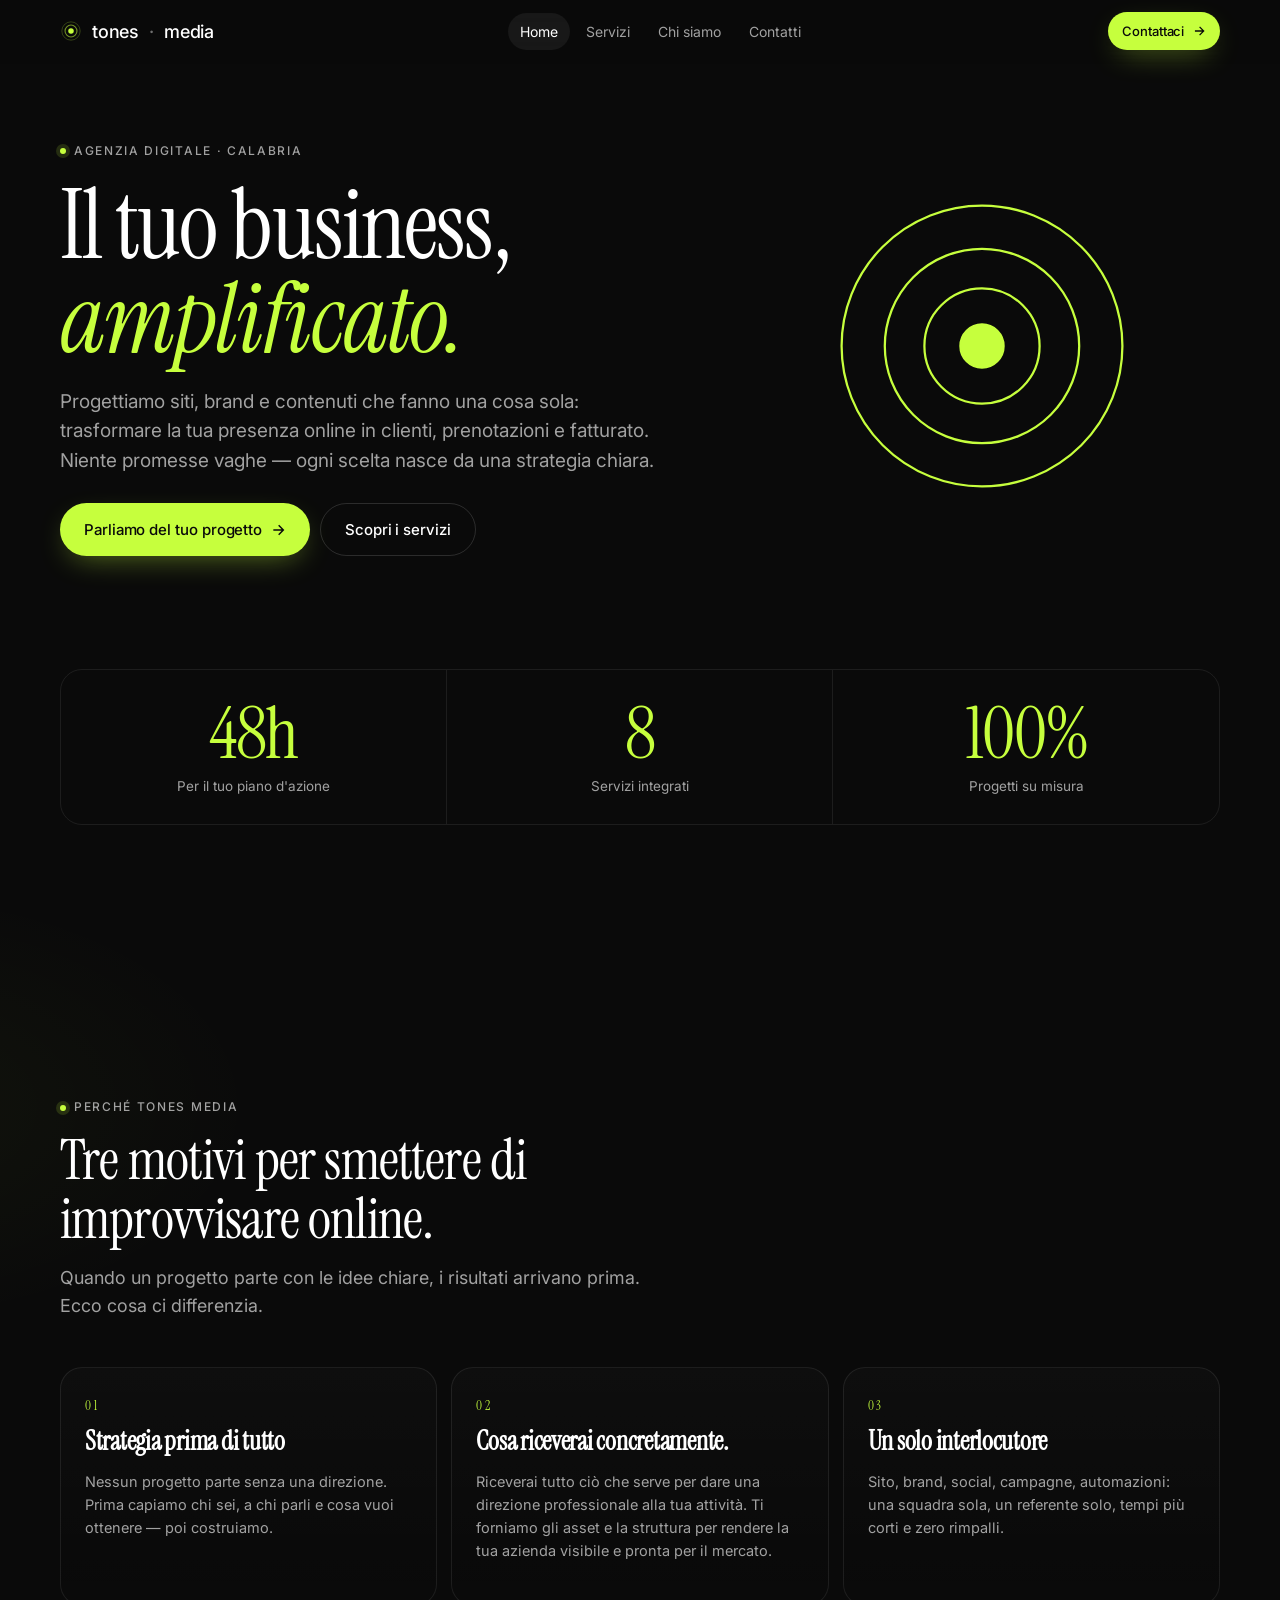
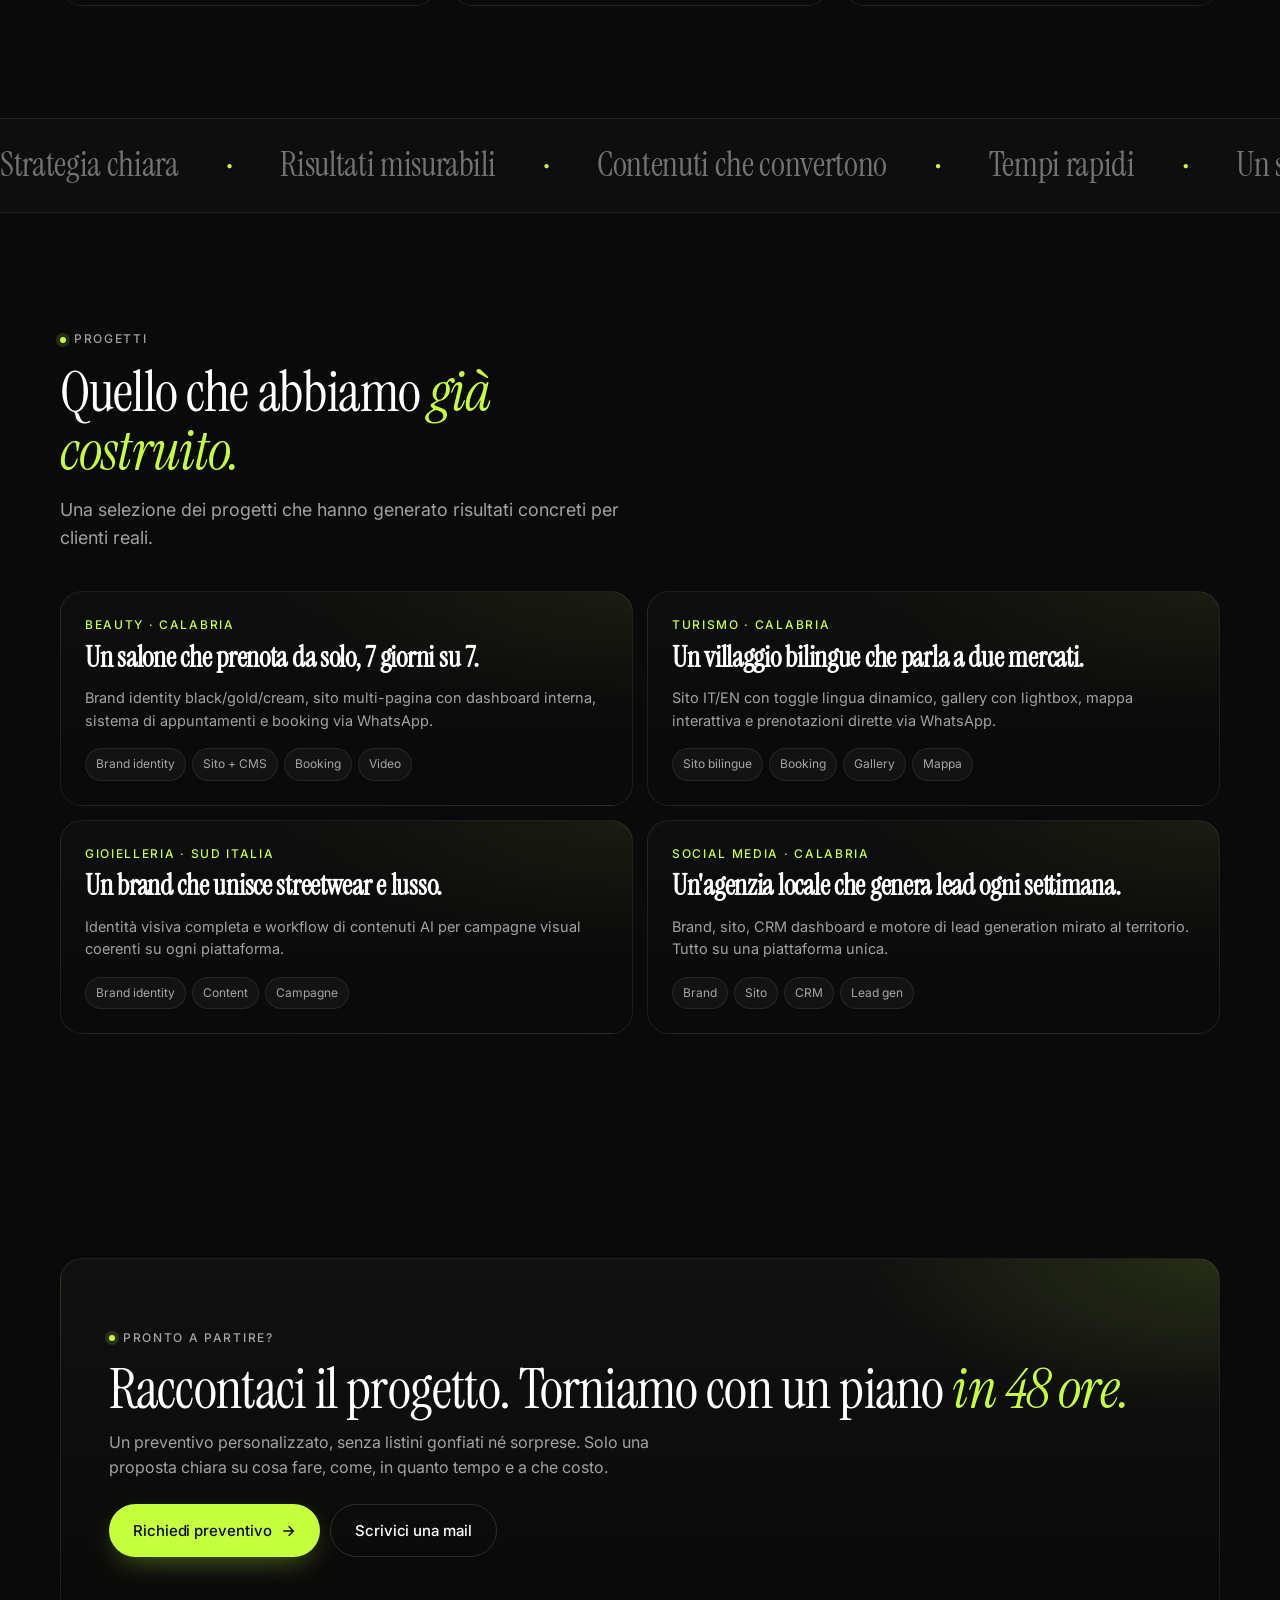
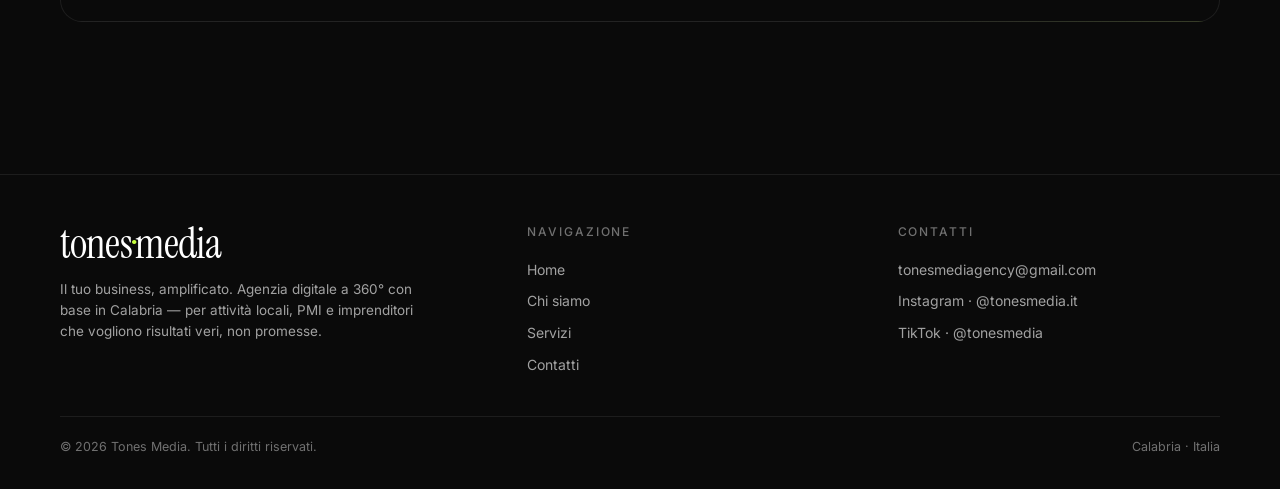
<file: index.html>
<!doctype html>
<html lang="it">
<head>
  <meta charset="utf-8" />
  <meta name="viewport" content="width=device-width, initial-scale=1, viewport-fit=cover" />
  <meta name="theme-color" content="#0A0A0A" />
  <title>Tones Media — Il tuo business, amplificato.</title>
  <meta name="description" content="Agenzia digitale a 360°. Siti, brand, contenuti e campagne che portano risultati misurabili. Calabria, Italia." />

  <link rel="preconnect" href="https://fonts.googleapis.com">
  <link rel="preconnect" href="https://fonts.gstatic.com" crossorigin>
  <link href="https://fonts.googleapis.com/css2?family=Inter:wght@400;500;600&family=Instrument+Serif:ital@0;1&display=swap" rel="stylesheet">

  <link rel="stylesheet" href="styles.css" />
</head>
<body>

  <header class="nav">
    <div class="container nav__inner">
      <a href="index.html" class="brand" aria-label="Tones Media home">
        <svg class="brand__mark" viewBox="0 0 24 24" aria-hidden="true">
          <circle cx="12" cy="12" r="3" fill="#C6FF3D"/>
          <circle cx="12" cy="12" r="6.5" fill="none" stroke="#C6FF3D" stroke-width="1.2" opacity="0.55"/>
          <circle cx="12" cy="12" r="10" fill="none" stroke="#C6FF3D" stroke-width="1" opacity="0.25"/>
        </svg>
        tones<span style="color:var(--faint)">·</span>media
      </a>

      <nav class="nav__links" aria-label="Navigazione principale">
        <a class="nav__link" data-nav-link href="index.html">Home</a>
        <a class="nav__link" data-nav-link href="servizi.html">Servizi</a>
        <a class="nav__link" data-nav-link href="chi-siamo.html">Chi siamo</a>
        <a class="nav__link" data-nav-link href="contatti.html">Contatti</a>
      </nav>

      <a href="contatti.html" class="btn btn--primary btn--sm nav__cta">
        Contattaci
        <svg width="14" height="14" viewBox="0 0 24 24" fill="none" stroke="currentColor" stroke-width="2.2"><path d="M5 12h14M13 5l7 7-7 7"/></svg>
      </a>

      <button class="nav__burger" aria-label="Apri menu" aria-expanded="false"><span></span></button>
    </div>
  </header>

  <aside class="sheet" aria-hidden="true">
    <ul class="sheet__list">
      <li><a class="sheet__link" data-nav-link href="index.html">Home <span class="arrow">→</span></a></li>
      <li><a class="sheet__link" data-nav-link href="chi-siamo.html">Chi siamo <span class="arrow">→</span></a></li>
      <li><a class="sheet__link" data-nav-link href="servizi.html">Servizi <span class="arrow">→</span></a></li>
      <li><a class="sheet__link" data-nav-link href="contatti.html">Contatti <span class="arrow">→</span></a></li>
    </ul>
    <div class="sheet__foot">
      <div>Calabria, Italia</div>
      <div>tonesmediagency@gmail.com</div>
      <div>@tonesmedia.it · @tonesmedia</div>
    </div>
  </aside>

  <main>

    <!-- Hero -->
    <section class="hero">
      <div class="container">
        <div style="display:grid;gap:48px;grid-template-columns:1fr;align-items:center;" class="hero__grid">
          <div class="stagger">
            <span class="eyebrow reveal">Agenzia digitale · Calabria</span>
            <h1 class="h-display hero__title reveal">Il tuo business,<br/><em>amplificato.</em></h1>
            <p class="hero__sub reveal">
              Progettiamo siti, brand e contenuti che fanno una cosa sola: trasformare la tua presenza online in clienti, prenotazioni e fatturato. Niente promesse vaghe — ogni scelta nasce da una strategia chiara.
            </p>
            <div class="cta-row reveal">
              <a href="contatti.html" class="btn btn--primary btn--lg">
                Parliamo del tuo progetto
                <svg width="16" height="16" viewBox="0 0 24 24" fill="none" stroke="currentColor" stroke-width="2.2"><path d="M5 12h14M13 5l7 7-7 7"/></svg>
              </a>
              <a href="servizi.html" class="btn btn--ghost btn--lg">
                Scopri i servizi
              </a>
            </div>
          </div>

          <div class="reveal" style="justify-self:center;">
            <svg class="wave-logo" viewBox="0 0 200 200" aria-hidden="true">
              <circle class="dot" cx="100" cy="100" r="12" />
              <circle cx="100" cy="100" r="32" />
              <circle cx="100" cy="100" r="54" />
              <circle cx="100" cy="100" r="78" />
            </svg>
          </div>
        </div>
      </div>
    </section>

    <style>
      @media (min-width: 900px) {
        .hero__grid { grid-template-columns: 1.3fr 1fr !important; gap: 64px !important; }
      }
    </style>

    <!-- Stats -->
    <section class="section" style="padding-top:0;padding-bottom:72px;">
      <div class="container">
        <div class="stats stats--3 stats--hero reveal stagger">
          <div class="stat reveal">
            <div class="stat__num"><em>48h</em></div>
            <div class="stat__label">Per il tuo piano d'azione</div>
          </div>
          <div class="stat reveal">
            <div class="stat__num"><em>8</em></div>
            <div class="stat__label">Servizi integrati</div>
          </div>
          <div class="stat reveal">
            <div class="stat__num"><em>100%</em></div>
            <div class="stat__label">Progetti su misura</div>
          </div>
        </div>
        <div class="reveal" style="display:flex;justify-content:center;margin-top:32px;">
          <a href="contatti.html" class="btn btn--primary btn--lg">
            Inizia il tuo progetto
            <svg width="16" height="16" viewBox="0 0 24 24" fill="none" stroke="currentColor" stroke-width="2.2"><path d="M5 12h14M13 5l7 7-7 7"/></svg>
          </a>
        </div>
      </div>
    </section>

    <!-- Value trio -->
    <section class="section">
      <div class="container">
        <div class="reveal" style="max-width:680px;margin-bottom:48px;">
          <span class="eyebrow">Perché Tones Media</span>
          <h2 class="h-section" style="margin-top:14px;">Tre motivi per smettere di improvvisare online.</h2>
          <p class="lede">Quando un progetto parte con le idee chiare, i risultati arrivano prima. Ecco cosa ci differenzia.</p>
        </div>

        <div class="cards stagger">
          <article class="card reveal">
            <div class="card__num">01</div>
            <h3 class="card__title">Strategia prima di tutto</h3>
            <p class="card__body">Nessun progetto parte senza una direzione. Prima capiamo chi sei, a chi parli e cosa vuoi ottenere — poi costruiamo.</p>
          </article>
          <article class="card reveal">
            <div class="card__num">02</div>
            <h3 class="card__title">Cosa riceverai concretamente.</h3>
            <p class="card__body">Riceverai tutto ciò che serve per dare una direzione professionale alla tua attività. Ti forniamo gli asset e la struttura per rendere la tua azienda visibile e pronta per il mercato.</p>
          </article>
          <article class="card reveal">
            <div class="card__num">03</div>
            <h3 class="card__title">Un solo interlocutore</h3>
            <p class="card__body">Sito, brand, social, campagne, automazioni: una squadra sola, un referente solo, tempi più corti e zero rimpalli.</p>
          </article>
        </div>
      </div>
    </section>

    <!-- Marquee -->
    <div class="marquee" aria-hidden="true">
      <div class="marquee__track">
        <span class="marquee__item">Strategia chiara</span>
        <span class="marquee__item">Risultati misurabili</span>
        <span class="marquee__item">Contenuti che convertono</span>
        <span class="marquee__item">Tempi rapidi</span>
        <span class="marquee__item">Un solo referente</span>
        <span class="marquee__item">Calabria · Italia</span>
        <span class="marquee__item">Strategia chiara</span>
        <span class="marquee__item">Risultati misurabili</span>
        <span class="marquee__item">Contenuti che convertono</span>
        <span class="marquee__item">Tempi rapidi</span>
        <span class="marquee__item">Un solo referente</span>
        <span class="marquee__item">Calabria · Italia</span>
      </div>
    </div>

    <!-- Featured work -->
    <section class="section">
      <div class="container">
        <div class="reveal" style="display:flex;justify-content:space-between;align-items:end;gap:24px;flex-wrap:wrap;margin-bottom:40px;">
          <div style="max-width:560px;">
            <span class="eyebrow">Progetti</span>
            <h2 class="h-section" style="margin-top:14px;">Quello che abbiamo <em>già costruito.</em></h2>
            <p class="lede">Una selezione dei progetti che hanno generato risultati concreti per clienti reali.</p>
          </div>
        </div>

        <div class="work stagger">
          <article class="work__item reveal">
            <div class="work__sector">Beauty · Calabria</div>
            <h3 class="work__title">Un salone che prenota da solo, 7 giorni su 7.</h3>
            <p style="color:var(--muted);font-size:14.5px;margin:0 0 16px;">Brand identity black/gold/cream, sito multi-pagina con dashboard interna, sistema di appuntamenti e booking via WhatsApp.</p>
            <div class="work__tags">
              <span class="pill">Brand identity</span>
              <span class="pill">Sito + CMS</span>
              <span class="pill">Booking</span>
              <span class="pill">Video</span>
            </div>
          </article>

          <article class="work__item reveal">
            <div class="work__sector">Turismo · Calabria</div>
            <h3 class="work__title">Un villaggio bilingue che parla a due mercati.</h3>
            <p style="color:var(--muted);font-size:14.5px;margin:0 0 16px;">Sito IT/EN con toggle lingua dinamico, gallery con lightbox, mappa interattiva e prenotazioni dirette via WhatsApp.</p>
            <div class="work__tags">
              <span class="pill">Sito bilingue</span>
              <span class="pill">Booking</span>
              <span class="pill">Gallery</span>
              <span class="pill">Mappa</span>
            </div>
          </article>

          <article class="work__item reveal">
            <div class="work__sector">Gioielleria · Sud Italia</div>
            <h3 class="work__title">Un brand che unisce streetwear e lusso.</h3>
            <p style="color:var(--muted);font-size:14.5px;margin:0 0 16px;">Identità visiva completa e workflow di contenuti AI per campagne visual coerenti su ogni piattaforma.</p>
            <div class="work__tags">
              <span class="pill">Brand identity</span>
              <span class="pill">Content</span>
              <span class="pill">Campagne</span>
            </div>
          </article>

          <article class="work__item reveal">
            <div class="work__sector">Social Media · Calabria</div>
            <h3 class="work__title">Un'agenzia locale che genera lead ogni settimana.</h3>
            <p style="color:var(--muted);font-size:14.5px;margin:0 0 16px;">Brand, sito, CRM dashboard e motore di lead generation mirato al territorio. Tutto su una piattaforma unica.</p>
            <div class="work__tags">
              <span class="pill">Brand</span>
              <span class="pill">Sito</span>
              <span class="pill">CRM</span>
              <span class="pill">Lead gen</span>
            </div>
          </article>
        </div>
      </div>
    </section>

    <!-- CTA band -->
    <section class="section">
      <div class="container">
        <div class="band reveal">
          <span class="eyebrow">Pronto a partire?</span>
          <h2 class="h-section" style="margin-top:12px;">Raccontaci il progetto. Torniamo con un piano <em>in 48 ore.</em></h2>
          <p>Un preventivo personalizzato, senza listini gonfiati né sorprese. Solo una proposta chiara su cosa fare, come, in quanto tempo e a che costo.</p>
          <div class="cta-row" style="margin-top:8px;">
            <a href="contatti.html" class="btn btn--primary btn--lg">
              Richiedi preventivo
              <svg width="16" height="16" viewBox="0 0 24 24" fill="none" stroke="currentColor" stroke-width="2.2"><path d="M5 12h14M13 5l7 7-7 7"/></svg>
            </a>
            <a href="mailto:tonesmediagency@gmail.com" class="btn btn--ghost btn--lg">Scrivici una mail</a>
          </div>
        </div>
      </div>
    </section>

  </main>

  <footer class="foot">
    <div class="container">
      <div class="foot__grid">
        <div>
          <div class="foot__brand">tones<em>·</em>media</div>
          <p class="foot__meta">Il tuo business, amplificato. Agenzia digitale a 360° con base in Calabria — per attività locali, PMI e imprenditori che vogliono risultati veri, non promesse.</p>
        </div>
        <div class="foot__col">
          <h4>Navigazione</h4>
          <a href="index.html">Home</a>
          <a href="chi-siamo.html">Chi siamo</a>
          <a href="servizi.html">Servizi</a>
          <a href="contatti.html">Contatti</a>
        </div>
        <div class="foot__col">
          <h4>Contatti</h4>
          <a href="mailto:tonesmediagency@gmail.com">tonesmediagency@gmail.com</a>
          <a href="https://instagram.com/tonesmedia.it" target="_blank" rel="noopener">Instagram · @tonesmedia.it</a>
          <a href="https://tiktok.com/@tonesmedia" target="_blank" rel="noopener">TikTok · @tonesmedia</a>
        </div>
      </div>
      <div class="foot__bar">
        <div>© <span id="y"></span> Tones Media. Tutti i diritti riservati.</div>
        <div>Calabria · Italia</div>
      </div>
    </div>
  </footer>

  <script>document.getElementById('y').textContent = new Date().getFullYear();</script>
  <script src="app.js" defer></script>
</body>
</html>
</file>
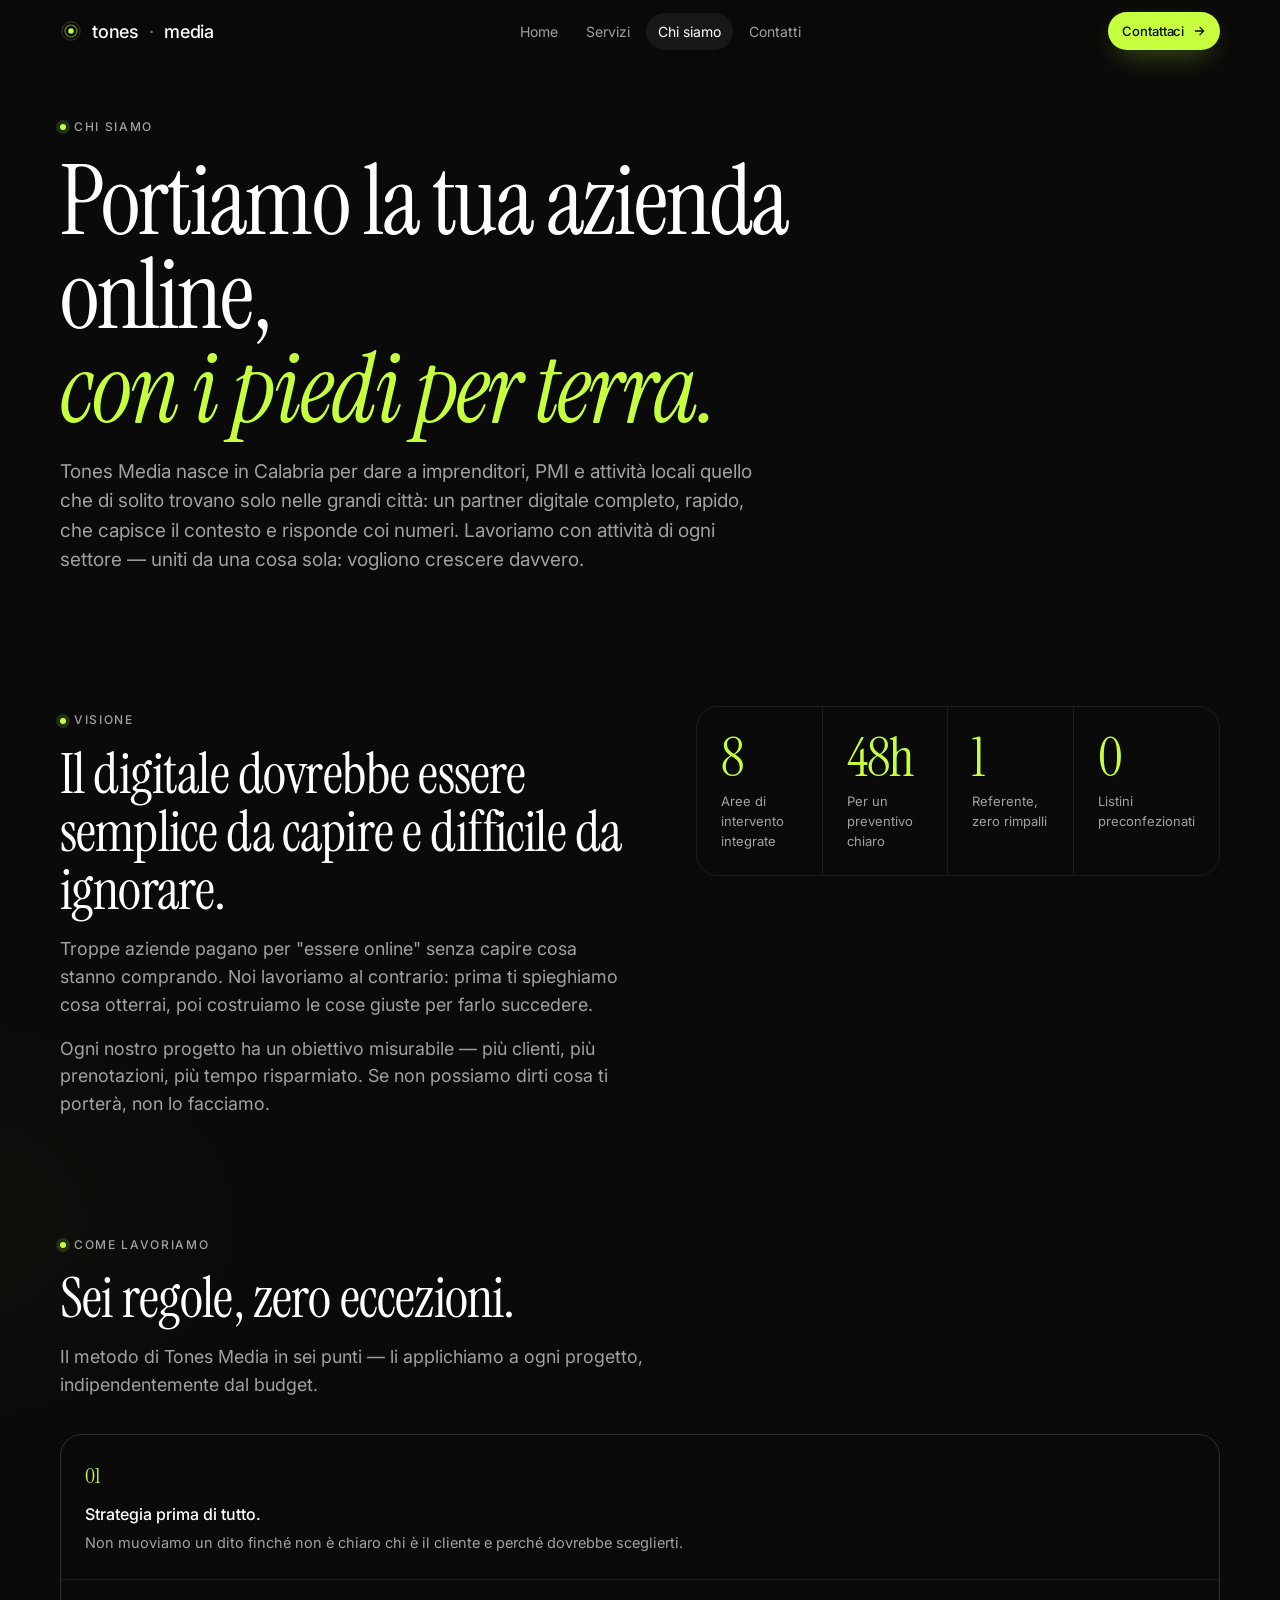
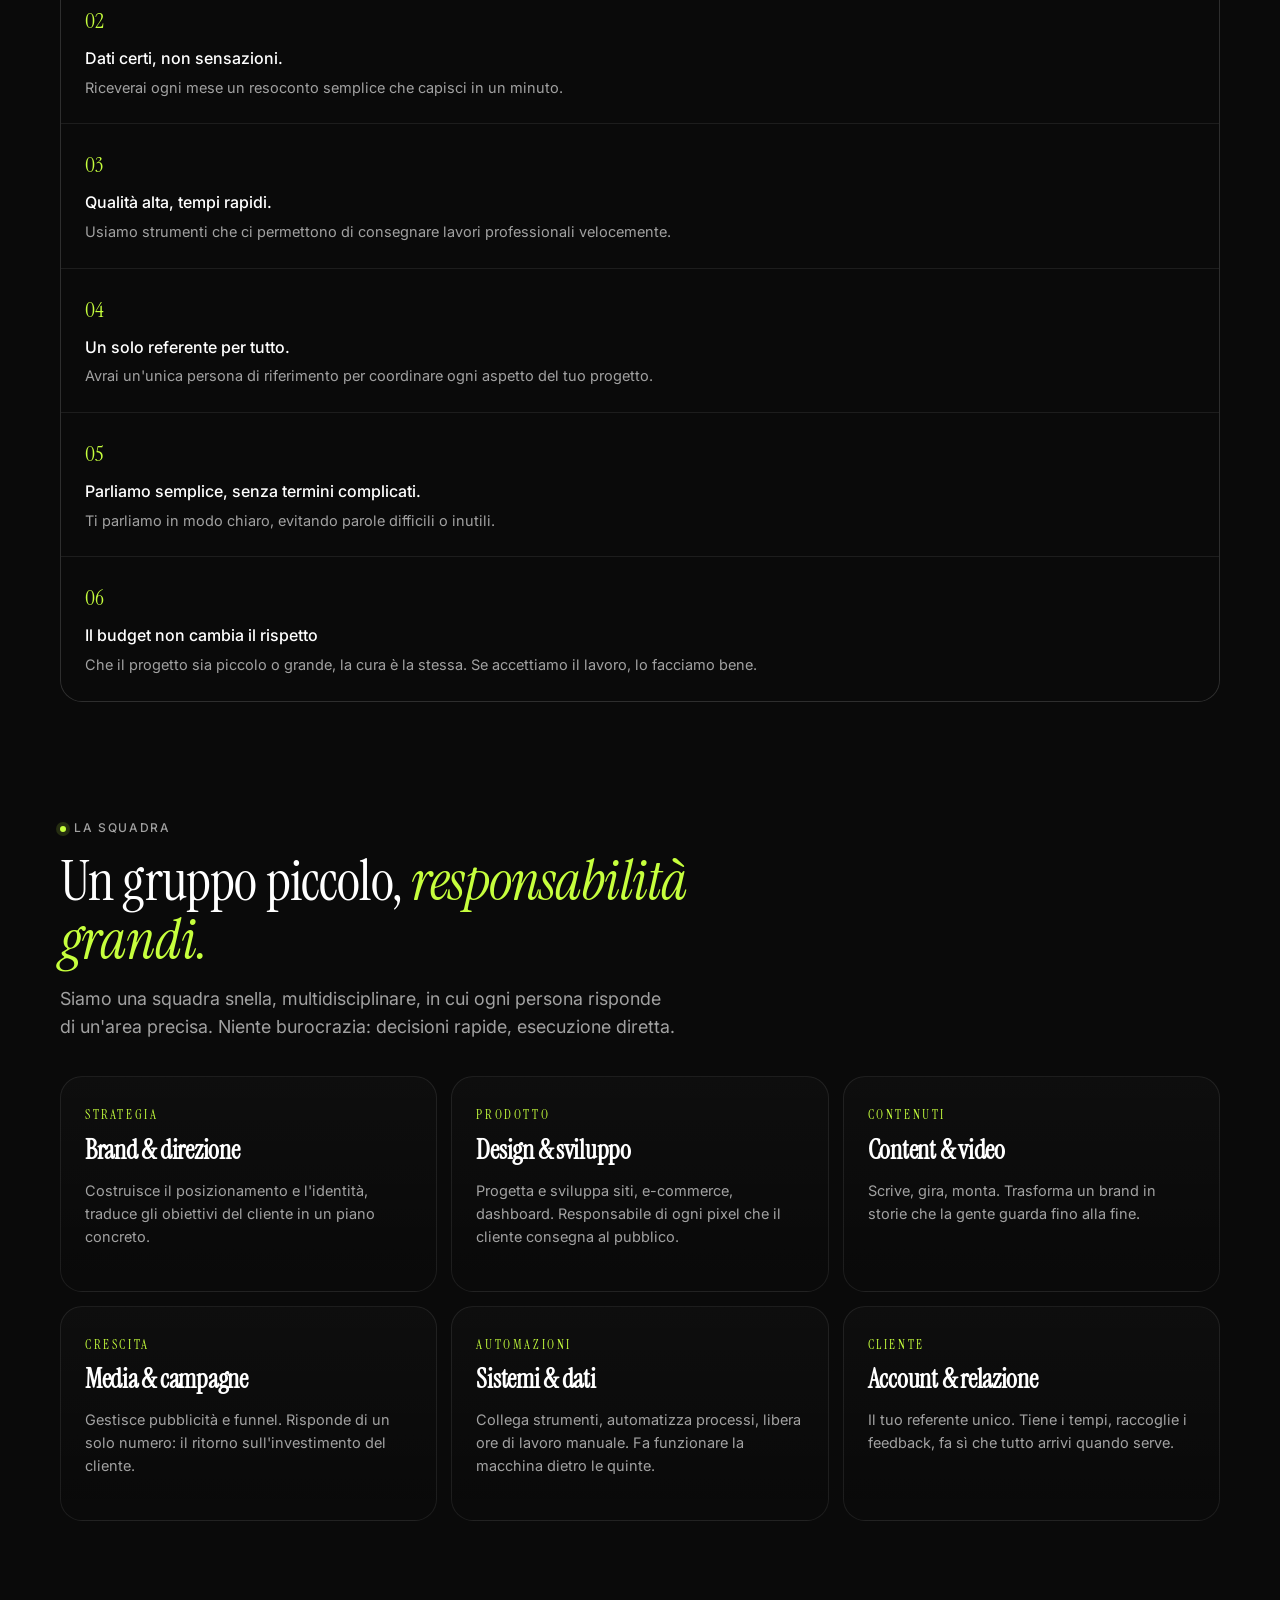
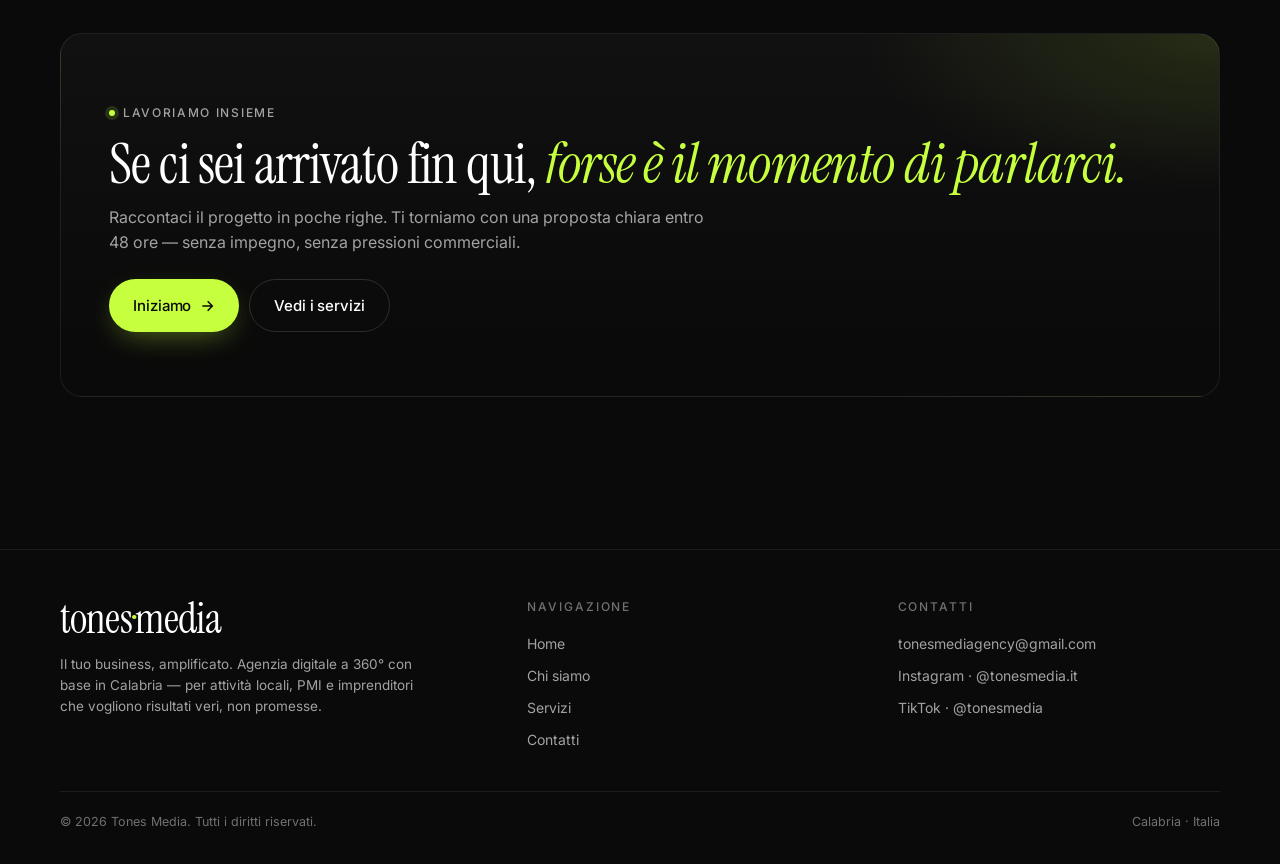
<file: chi-siamo.html>
<!doctype html>
<html lang="it">
<head>
  <meta charset="utf-8" />
  <meta name="viewport" content="width=device-width, initial-scale=1, viewport-fit=cover" />
  <meta name="theme-color" content="#0A0A0A" />
  <title>Chi siamo — Tones Media</title>
  <meta name="description" content="Come lavora Tones Media: una visione chiara, un metodo diretto, una squadra che trasforma la presenza digitale in risultati." />

  <link rel="preconnect" href="https://fonts.googleapis.com">
  <link rel="preconnect" href="https://fonts.gstatic.com" crossorigin>
  <link href="https://fonts.googleapis.com/css2?family=Inter:wght@400;500;600&family=Instrument+Serif:ital@0;1&display=swap" rel="stylesheet">

  <link rel="stylesheet" href="styles.css" />
</head>
<body>

  <header class="nav">
    <div class="container nav__inner">
      <a href="index.html" class="brand" aria-label="Tones Media home">
        <svg class="brand__mark" viewBox="0 0 24 24" aria-hidden="true">
          <circle cx="12" cy="12" r="3" fill="#C6FF3D"/>
          <circle cx="12" cy="12" r="6.5" fill="none" stroke="#C6FF3D" stroke-width="1.2" opacity="0.55"/>
          <circle cx="12" cy="12" r="10" fill="none" stroke="#C6FF3D" stroke-width="1" opacity="0.25"/>
        </svg>
        tones<span style="color:var(--faint)">·</span>media
      </a>
      <nav class="nav__links" aria-label="Navigazione principale">
        <a class="nav__link" data-nav-link href="index.html">Home</a>
        <a class="nav__link" data-nav-link href="servizi.html">Servizi</a>
        <a class="nav__link" data-nav-link href="chi-siamo.html">Chi siamo</a>
        <a class="nav__link" data-nav-link href="contatti.html">Contatti</a>
      </nav>
      <a href="contatti.html" class="btn btn--primary btn--sm nav__cta">
        Contattaci
        <svg width="14" height="14" viewBox="0 0 24 24" fill="none" stroke="currentColor" stroke-width="2.2"><path d="M5 12h14M13 5l7 7-7 7"/></svg>
      </a>
      <button class="nav__burger" aria-label="Apri menu" aria-expanded="false"><span></span></button>
    </div>
  </header>

  <aside class="sheet" aria-hidden="true">
    <ul class="sheet__list">
      <li><a class="sheet__link" data-nav-link href="index.html">Home <span class="arrow">→</span></a></li>
      <li><a class="sheet__link" data-nav-link href="chi-siamo.html">Chi siamo <span class="arrow">→</span></a></li>
      <li><a class="sheet__link" data-nav-link href="servizi.html">Servizi <span class="arrow">→</span></a></li>
      <li><a class="sheet__link" data-nav-link href="contatti.html">Contatti <span class="arrow">→</span></a></li>
    </ul>
    <div class="sheet__foot">
      <div>Calabria, Italia</div>
      <div>tonesmediagency@gmail.com</div>
      <div>@tonesmedia.it · @tonesmedia</div>
    </div>
  </aside>

  <main>

    <!-- Intro -->
    <section class="section" style="padding-top:48px;">
      <div class="container">
        <div class="stagger" style="max-width:860px;">
          <span class="eyebrow reveal">Chi siamo</span>
          <h1 class="h-display reveal" style="margin-top:18px;">Portiamo la tua azienda online,<br/><em>con i piedi per terra.</em></h1>
          <p class="hero__sub reveal">
            Tones Media nasce in Calabria per dare a imprenditori, PMI e attività locali quello che di solito trovano solo nelle grandi città: un partner digitale completo, rapido, che capisce il contesto e risponde coi numeri. Lavoriamo con attività di ogni settore — uniti da una cosa sola: vogliono crescere davvero.
          </p>
        </div>
      </div>
    </section>

    <!-- Manifesto + stats -->
    <section class="section" style="padding-top:0;">
      <div class="container">
        <div class="split">
          <div class="reveal">
            <span class="eyebrow">Visione</span>
            <h2 class="h-section" style="margin-top:14px;">Il digitale dovrebbe essere semplice da capire e difficile da ignorare.</h2>
            <p class="lede" style="margin-bottom:16px;">
              Troppe aziende pagano per "essere online" senza capire cosa stanno comprando. Noi lavoriamo al contrario: prima ti spieghiamo cosa otterrai, poi costruiamo le cose giuste per farlo succedere.
            </p>
            <p class="lede">
              Ogni nostro progetto ha un obiettivo misurabile — più clienti, più prenotazioni, più tempo risparmiato. Se non possiamo dirti cosa ti porterà, non lo facciamo.
            </p>
          </div>

          <div class="stats reveal" style="--stagger:100ms;">
            <div class="stat">
              <div class="stat__num"><em>8</em></div>
              <div class="stat__label">Aree di intervento integrate</div>
            </div>
            <div class="stat">
              <div class="stat__num"><em>48h</em></div>
              <div class="stat__label">Per un preventivo chiaro</div>
            </div>
            <div class="stat">
              <div class="stat__num"><em>1</em></div>
              <div class="stat__label">Referente, zero rimpalli</div>
            </div>
            <div class="stat">
              <div class="stat__num"><em>0</em></div>
              <div class="stat__label">Listini preconfezionati</div>
            </div>
          </div>
        </div>
      </div>
    </section>

    <!-- Principles -->
    <section class="section" style="padding-top:0;">
      <div class="container">
        <div class="reveal" style="max-width:720px;margin-bottom:36px;">
          <span class="eyebrow">Come lavoriamo</span>
          <h2 class="h-section" style="margin-top:14px;">Sei regole, zero eccezioni.</h2>
          <p class="lede">Il metodo di Tones Media in sei punti — li applichiamo a ogni progetto, indipendentemente dal budget.</p>
        </div>

        <div class="principles stagger">
          <div class="principle reveal">
            <div class="principle__kicker">01</div>
            <p class="principle__title">Strategia prima di tutto.</p>
            <p class="principle__body">Non muoviamo un dito finché non è chiaro chi è il cliente e perché dovrebbe sceglierti.</p>
          </div>
          <div class="principle reveal">
            <div class="principle__kicker">02</div>
            <p class="principle__title">Dati certi, non sensazioni.</p>
            <p class="principle__body">Riceverai ogni mese un resoconto semplice che capisci in un minuto.</p>
          </div>
          <div class="principle reveal">
            <div class="principle__kicker">03</div>
            <p class="principle__title">Qualità alta, tempi rapidi.</p>
            <p class="principle__body">Usiamo strumenti che ci permettono di consegnare lavori professionali velocemente.</p>
          </div>
          <div class="principle reveal">
            <div class="principle__kicker">04</div>
            <p class="principle__title">Un solo referente per tutto.</p>
            <p class="principle__body">Avrai un'unica persona di riferimento per coordinare ogni aspetto del tuo progetto.</p>
          </div>
          <div class="principle reveal">
            <div class="principle__kicker">05</div>
            <p class="principle__title">Parliamo semplice, senza termini complicati.</p>
            <p class="principle__body">Ti parliamo in modo chiaro, evitando parole difficili o inutili.</p>
          </div>
          <div class="principle reveal">
            <div class="principle__kicker">06</div>
            <p class="principle__title">Il budget non cambia il rispetto</p>
            <p class="principle__body">Che il progetto sia piccolo o grande, la cura è la stessa. Se accettiamo il lavoro, lo facciamo bene.</p>
          </div>
        </div>
      </div>
    </section>

    <!-- Team — reframed as "aree" since il doc non elenca persone reali -->
    <section class="section" style="padding-top:0;">
      <div class="container">
        <div class="reveal" style="max-width:720px;margin-bottom:36px;">
          <span class="eyebrow">La squadra</span>
          <h2 class="h-section" style="margin-top:14px;">Un gruppo piccolo, <em>responsabilità grandi.</em></h2>
          <p class="lede">Siamo una squadra snella, multidisciplinare, in cui ogni persona risponde di un'area precisa. Niente burocrazia: decisioni rapide, esecuzione diretta.</p>
        </div>

        <div class="cards stagger">
          <article class="card reveal">
            <div class="card__num">STRATEGIA</div>
            <h3 class="card__title">Brand &amp; direzione</h3>
            <p class="card__body">Costruisce il posizionamento e l'identità, traduce gli obiettivi del cliente in un piano concreto.</p>
          </article>
          <article class="card reveal">
            <div class="card__num">PRODOTTO</div>
            <h3 class="card__title">Design &amp; sviluppo</h3>
            <p class="card__body">Progetta e sviluppa siti, e-commerce, dashboard. Responsabile di ogni pixel che il cliente consegna al pubblico.</p>
          </article>
          <article class="card reveal">
            <div class="card__num">CONTENUTI</div>
            <h3 class="card__title">Content &amp; video</h3>
            <p class="card__body">Scrive, gira, monta. Trasforma un brand in storie che la gente guarda fino alla fine.</p>
          </article>
          <article class="card reveal">
            <div class="card__num">CRESCITA</div>
            <h3 class="card__title">Media &amp; campagne</h3>
            <p class="card__body">Gestisce pubblicità e funnel. Risponde di un solo numero: il ritorno sull'investimento del cliente.</p>
          </article>
          <article class="card reveal">
            <div class="card__num">AUTOMAZIONI</div>
            <h3 class="card__title">Sistemi &amp; dati</h3>
            <p class="card__body">Collega strumenti, automatizza processi, libera ore di lavoro manuale. Fa funzionare la macchina dietro le quinte.</p>
          </article>
          <article class="card reveal">
            <div class="card__num">CLIENTE</div>
            <h3 class="card__title">Account &amp; relazione</h3>
            <p class="card__body">Il tuo referente unico. Tiene i tempi, raccoglie i feedback, fa sì che tutto arrivi quando serve.</p>
          </article>
        </div>
      </div>
    </section>

    <!-- CTA -->
    <section class="section" style="padding-top:0;">
      <div class="container">
        <div class="band reveal">
          <span class="eyebrow">Lavoriamo insieme</span>
          <h2 class="h-section" style="margin-top:12px;">Se ci sei arrivato fin qui, <em>forse è il momento di parlarci.</em></h2>
          <p>Raccontaci il progetto in poche righe. Ti torniamo con una proposta chiara entro 48 ore — senza impegno, senza pressioni commerciali.</p>
          <div class="cta-row" style="margin-top:8px;">
            <a href="contatti.html" class="btn btn--primary btn--lg">
              Iniziamo
              <svg width="16" height="16" viewBox="0 0 24 24" fill="none" stroke="currentColor" stroke-width="2.2"><path d="M5 12h14M13 5l7 7-7 7"/></svg>
            </a>
            <a href="servizi.html" class="btn btn--ghost btn--lg">Vedi i servizi</a>
          </div>
        </div>
      </div>
    </section>

  </main>

  <footer class="foot">
    <div class="container">
      <div class="foot__grid">
        <div>
          <div class="foot__brand">tones<em>·</em>media</div>
          <p class="foot__meta">Il tuo business, amplificato. Agenzia digitale a 360° con base in Calabria — per attività locali, PMI e imprenditori che vogliono risultati veri, non promesse.</p>
        </div>
        <div class="foot__col">
          <h4>Navigazione</h4>
          <a href="index.html">Home</a>
          <a href="chi-siamo.html">Chi siamo</a>
          <a href="servizi.html">Servizi</a>
          <a href="contatti.html">Contatti</a>
        </div>
        <div class="foot__col">
          <h4>Contatti</h4>
          <a href="mailto:tonesmediagency@gmail.com">tonesmediagency@gmail.com</a>
          <a href="https://instagram.com/tonesmedia.it" target="_blank" rel="noopener">Instagram · @tonesmedia.it</a>
          <a href="https://tiktok.com/@tonesmedia" target="_blank" rel="noopener">TikTok · @tonesmedia</a>
        </div>
      </div>
      <div class="foot__bar">
        <div>© <span id="y"></span> Tones Media. Tutti i diritti riservati.</div>
        <div>Calabria · Italia</div>
      </div>
    </div>
  </footer>

  <script>document.getElementById('y').textContent = new Date().getFullYear();</script>
  <script src="app.js" defer></script>
</body>
</html>
</file>
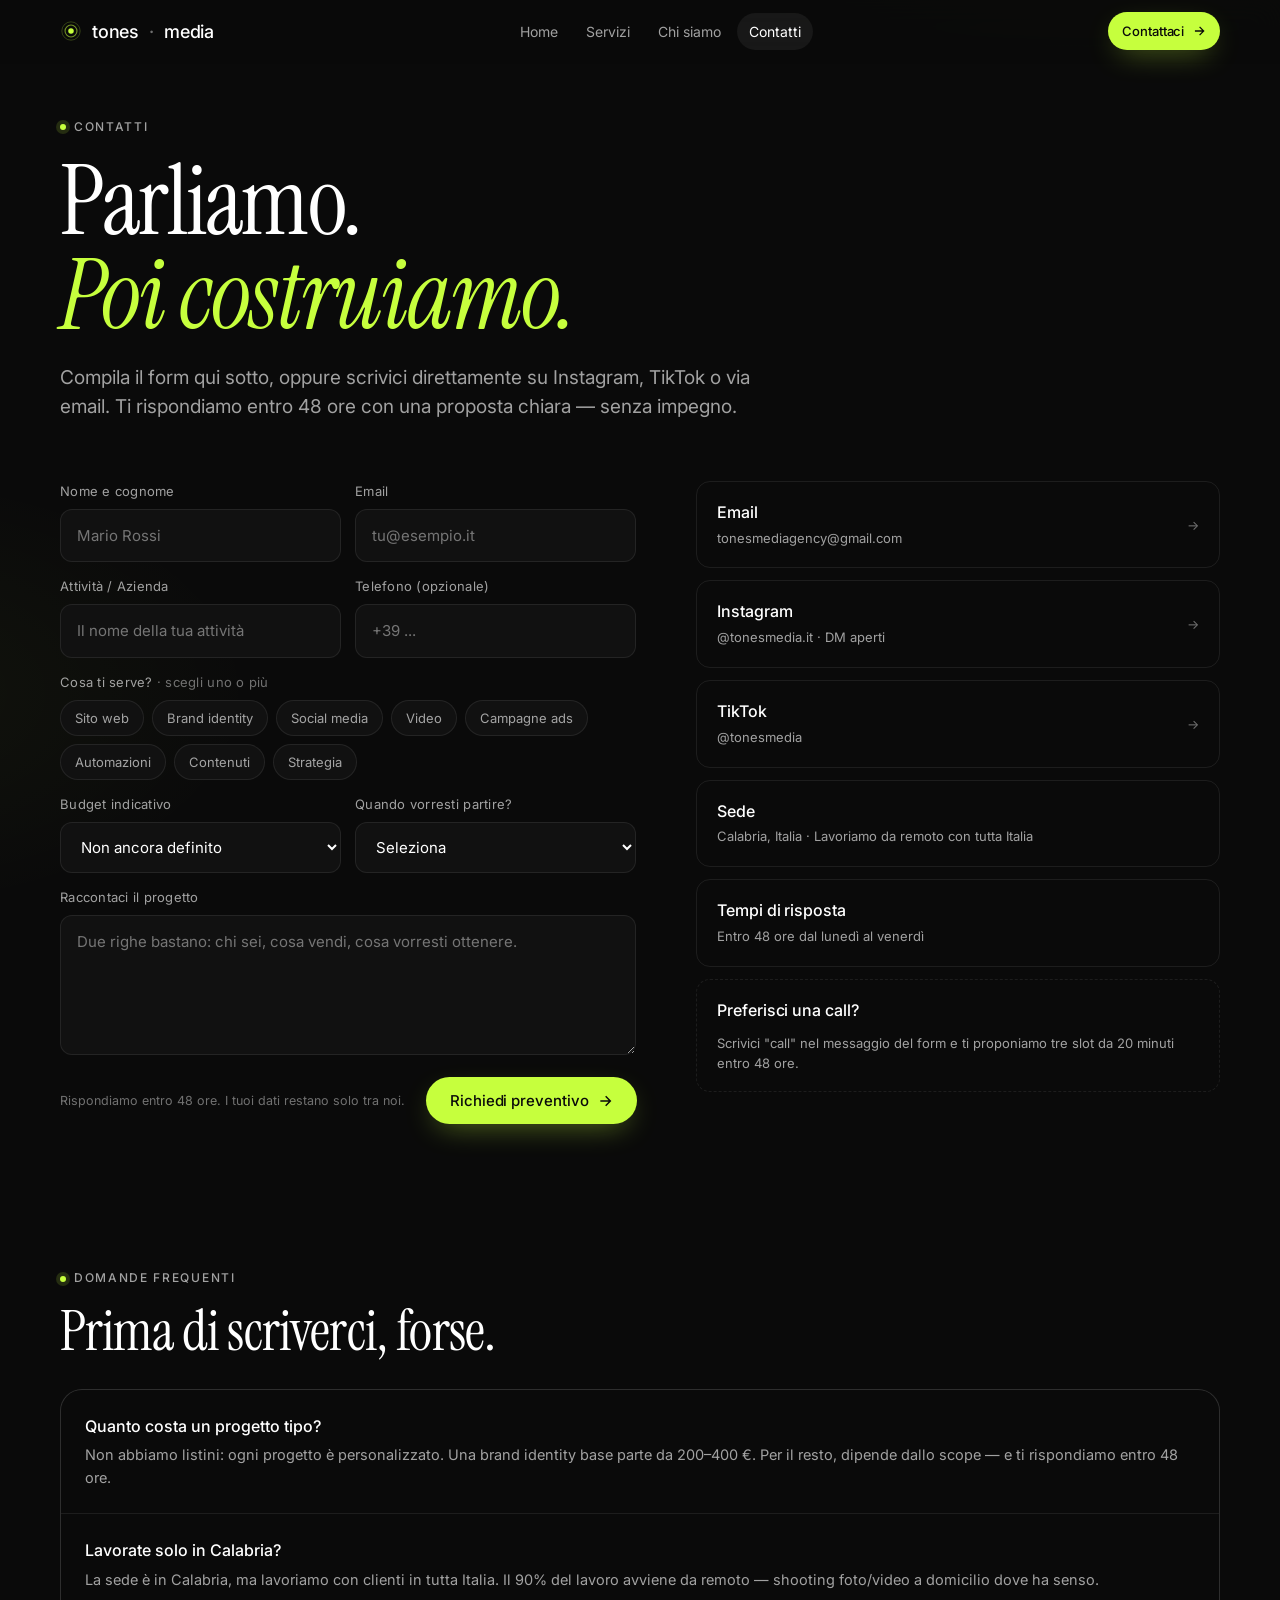
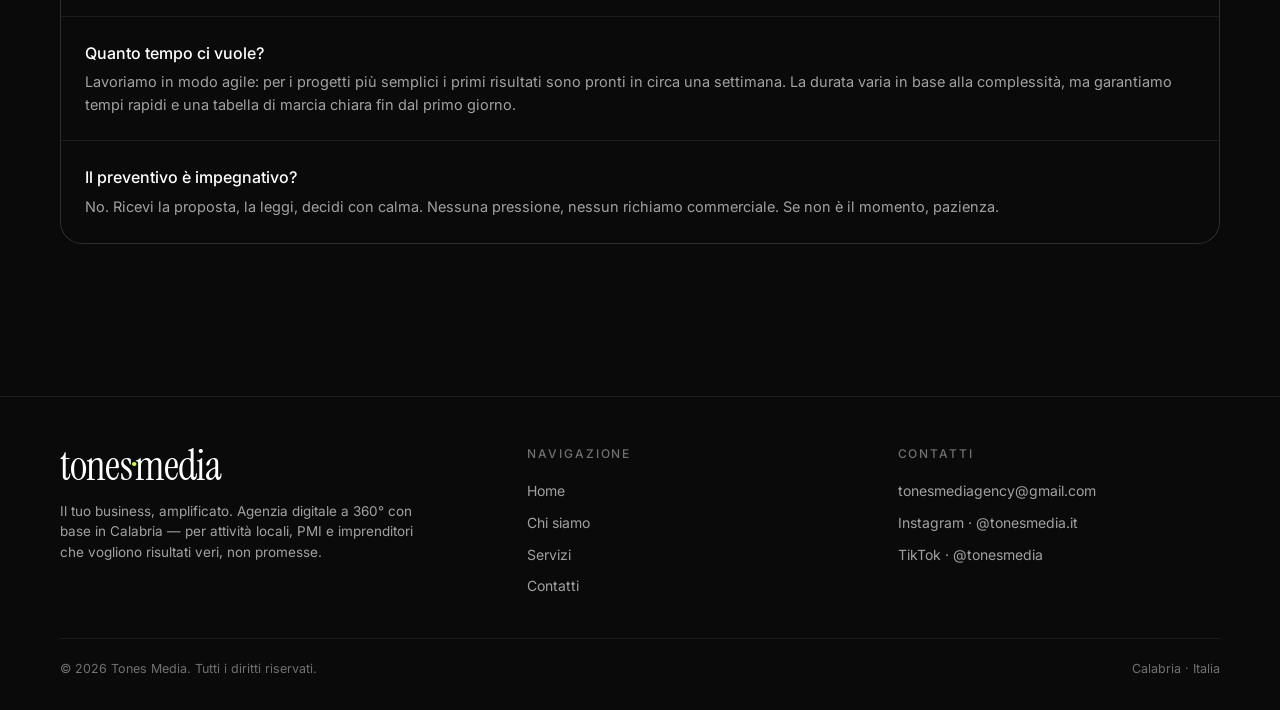
<file: contatti.html>
<!doctype html>
<html lang="it">
<head>
  <meta charset="utf-8" />
  <meta name="viewport" content="width=device-width, initial-scale=1, viewport-fit=cover" />
  <meta name="theme-color" content="#0A0A0A" />
  <title>Contatti — Tones Media</title>
  <meta name="description" content="Raccontaci il progetto. Ti rispondiamo entro 48 ore con un preventivo chiaro, senza impegno." />

  <link rel="preconnect" href="https://fonts.googleapis.com">
  <link rel="preconnect" href="https://fonts.gstatic.com" crossorigin>
  <link href="https://fonts.googleapis.com/css2?family=Inter:wght@400;500;600&family=Instrument+Serif:ital@0;1&display=swap" rel="stylesheet">

  <link rel="stylesheet" href="styles.css" />
</head>
<body>

  <header class="nav">
    <div class="container nav__inner">
      <a href="index.html" class="brand" aria-label="Tones Media home">
        <svg class="brand__mark" viewBox="0 0 24 24" aria-hidden="true">
          <circle cx="12" cy="12" r="3" fill="#C6FF3D"/>
          <circle cx="12" cy="12" r="6.5" fill="none" stroke="#C6FF3D" stroke-width="1.2" opacity="0.55"/>
          <circle cx="12" cy="12" r="10" fill="none" stroke="#C6FF3D" stroke-width="1" opacity="0.25"/>
        </svg>
        tones<span style="color:var(--faint)">·</span>media
      </a>
      <nav class="nav__links" aria-label="Navigazione principale">
        <a class="nav__link" data-nav-link href="index.html">Home</a>
        <a class="nav__link" data-nav-link href="servizi.html">Servizi</a>
        <a class="nav__link" data-nav-link href="chi-siamo.html">Chi siamo</a>
        <a class="nav__link" data-nav-link href="contatti.html">Contatti</a>
      </nav>
      <a href="#form" class="btn btn--primary btn--sm nav__cta">
        Contattaci
        <svg width="14" height="14" viewBox="0 0 24 24" fill="none" stroke="currentColor" stroke-width="2.2"><path d="M5 12h14M13 5l7 7-7 7"/></svg>
      </a>
      <button class="nav__burger" aria-label="Apri menu" aria-expanded="false"><span></span></button>
    </div>
  </header>

  <aside class="sheet" aria-hidden="true">
    <ul class="sheet__list">
      <li><a class="sheet__link" data-nav-link href="index.html">Home <span class="arrow">→</span></a></li>
      <li><a class="sheet__link" data-nav-link href="chi-siamo.html">Chi siamo <span class="arrow">→</span></a></li>
      <li><a class="sheet__link" data-nav-link href="servizi.html">Servizi <span class="arrow">→</span></a></li>
      <li><a class="sheet__link" data-nav-link href="contatti.html">Contatti <span class="arrow">→</span></a></li>
    </ul>
    <div class="sheet__foot">
      <div>Calabria, Italia</div>
      <div>tonesmediagency@gmail.com</div>
      <div>@tonesmedia.it · @tonesmedia</div>
    </div>
  </aside>

  <main>

    <!-- Intro -->
    <section class="section" style="padding-top:48px;padding-bottom:32px;">
      <div class="container">
        <div class="stagger" style="max-width:860px;">
          <span class="eyebrow reveal">Contatti</span>
          <h1 class="h-display reveal" style="margin-top:18px;">Parliamo.<br/><em>Poi costruiamo.</em></h1>
          <p class="hero__sub reveal">
            Compila il form qui sotto, oppure scrivici direttamente su Instagram, TikTok o via email. Ti rispondiamo entro 48 ore con una proposta chiara — senza impegno.
          </p>
        </div>
      </div>
    </section>

    <!-- Form + Info -->
    <section class="section" id="form" style="padding-top:8px;">
      <div class="container">
        <div class="split">

          <!-- Form -->
          <!--
            FORMSPREE · Sostituisci YOUR_FORM_ID con l'ID ricevuto da Formspree.
            1) Registrati su https://formspree.io con tonesmediagency@gmail.com
            2) Crea un nuovo form, copia l'endpoint (es. https://formspree.io/f/xabcdxyz)
            3) Incolla l'ID al posto di YOUR_FORM_ID nell'action qui sotto.
            Finché il placeholder non è sostituito, il form mostra il modal di conferma
            senza inviare davvero (modalità demo).
          -->
          <form
            class="form reveal"
            data-form
            action="https://formspree.io/f/mqewnbyo"
            method="POST"
            autocomplete="on"
            novalidate
          >
            <input type="hidden" name="_subject" value="Nuova richiesta preventivo · Tones Media" />
            <input type="hidden" name="_replyto" value="" />
            <!-- Honeypot anti-spam (nascosto agli umani, visibile ai bot) -->
            <input type="text" name="_gotcha" tabindex="-1" autocomplete="off" style="position:absolute;left:-9999px;width:1px;height:1px;opacity:0;pointer-events:none;" aria-hidden="true" />
            <div class="field--row">
              <div class="field">
                <label for="name">Nome e cognome</label>
                <input class="input" type="text" id="name" name="name" placeholder="Mario Rossi" required />
              </div>
              <div class="field">
                <label for="email">Email</label>
                <input class="input" type="email" id="email" name="email" placeholder="tu@esempio.it" required />
              </div>
            </div>

            <div class="field--row">
              <div class="field">
                <label for="company">Attività / Azienda</label>
                <input class="input" type="text" id="company" name="company" placeholder="Il nome della tua attività" />
              </div>
              <div class="field">
                <label for="phone">Telefono (opzionale)</label>
                <input class="input" type="tel" id="phone" name="phone" placeholder="+39 ..." />
              </div>
            </div>

            <div class="field">
              <label>Cosa ti serve? <span style="color:var(--faint)">· scegli uno o più</span></label>
              <div class="chips" data-chip-group>
                <button type="button" class="chip" aria-pressed="false">Sito web</button>
                <button type="button" class="chip" aria-pressed="false">Brand identity</button>
                <button type="button" class="chip" aria-pressed="false">Social media</button>
                <button type="button" class="chip" aria-pressed="false">Video</button>
                <button type="button" class="chip" aria-pressed="false">Campagne ads</button>
                <button type="button" class="chip" aria-pressed="false">Automazioni</button>
                <button type="button" class="chip" aria-pressed="false">Contenuti</button>
                <button type="button" class="chip" aria-pressed="false">Strategia</button>
              </div>
            </div>

            <div class="field--row">
              <div class="field">
                <label for="budget">Budget indicativo</label>
                <select class="select" id="budget" name="budget">
                  <option value="">Non ancora definito</option>
                  <option>Fino a 1.000 €</option>
                  <option>1.000 – 3.000 €</option>
                  <option>3.000 – 6.000 €</option>
                  <option>6.000 – 10.000 €</option>
                  <option>Oltre 10.000 €</option>
                </select>
              </div>
              <div class="field">
                <label for="when">Quando vorresti partire?</label>
                <select class="select" id="when" name="when">
                  <option value="">Seleziona</option>
                  <option>Subito</option>
                  <option>Entro 1 mese</option>
                  <option>Entro 3 mesi</option>
                  <option>Sto esplorando</option>
                </select>
              </div>
            </div>

            <div class="field">
              <label for="message">Raccontaci il progetto</label>
              <textarea class="textarea" id="message" name="message" placeholder="Due righe bastano: chi sei, cosa vendi, cosa vorresti ottenere."></textarea>
            </div>

            <div class="form__foot">
              <small>Rispondiamo entro 48 ore. I tuoi dati restano solo tra noi.</small>
              <button type="submit" class="btn btn--primary btn--lg" data-submit>
                <span data-submit-label>Richiedi preventivo</span>
                <svg width="16" height="16" viewBox="0 0 24 24" fill="none" stroke="currentColor" stroke-width="2.2"><path d="M5 12h14M13 5l7 7-7 7"/></svg>
              </button>
            </div>

            <div class="form__error" data-form-error aria-live="polite"></div>
          </form>

          <!-- Info -->
          <aside class="info reveal" style="--stagger:120ms;">
            <a class="info__card" href="mailto:tonesmediagency@gmail.com">
              <div>
                <b>Email</b>
                <span>tonesmediagency@gmail.com</span>
              </div>
              <span class="arrow">→</span>
            </a>
            <a class="info__card" href="https://instagram.com/tonesmedia.it" target="_blank" rel="noopener">
              <div>
                <b>Instagram</b>
                <span>@tonesmedia.it · DM aperti</span>
              </div>
              <span class="arrow">→</span>
            </a>
            <a class="info__card" href="https://tiktok.com/@tonesmedia" target="_blank" rel="noopener">
              <div>
                <b>TikTok</b>
                <span>@tonesmedia</span>
              </div>
              <span class="arrow">→</span>
            </a>
            <div class="info__card" style="cursor:default;">
              <div>
                <b>Sede</b>
                <span>Calabria, Italia · Lavoriamo da remoto con tutta Italia</span>
              </div>
            </div>
            <div class="info__card" style="cursor:default;">
              <div>
                <b>Tempi di risposta</b>
                <span>Entro 48 ore dal lunedì al venerdì</span>
              </div>
            </div>

            <div class="info__card" style="flex-direction:column;align-items:start;gap:10px;cursor:default;border-style:dashed;">
              <b>Preferisci una call?</b>
              <span>Scrivici "call" nel messaggio del form e ti proponiamo tre slot da 20 minuti entro 48 ore.</span>
            </div>
          </aside>

        </div>
      </div>
    </section>

    <!-- FAQ compact -->
    <section class="section" style="padding-top:0;">
      <div class="container">
        <div class="reveal" style="max-width:720px;margin-bottom:28px;">
          <span class="eyebrow">Domande frequenti</span>
          <h2 class="h-section" style="margin-top:14px;">Prima di scriverci, forse.</h2>
        </div>
        <div class="principles stagger">
          <div class="principle reveal">
            <p class="principle__title">Quanto costa un progetto tipo?</p>
            <p class="principle__body">Non abbiamo listini: ogni progetto è personalizzato. Una brand identity base parte da 200–400 €. Per il resto, dipende dallo scope — e ti rispondiamo entro 48 ore.</p>
          </div>
          <div class="principle reveal">
            <p class="principle__title">Lavorate solo in Calabria?</p>
            <p class="principle__body">La sede è in Calabria, ma lavoriamo con clienti in tutta Italia. Il 90% del lavoro avviene da remoto — shooting foto/video a domicilio dove ha senso.</p>
          </div>
          <div class="principle reveal">
            <p class="principle__title">Quanto tempo ci vuole?</p>
            <p class="principle__body">Lavoriamo in modo agile: per i progetti più semplici i primi risultati sono pronti in circa una settimana. La durata varia in base alla complessità, ma garantiamo tempi rapidi e una tabella di marcia chiara fin dal primo giorno.</p>
          </div>
          <div class="principle reveal">
            <p class="principle__title">Il preventivo è impegnativo?</p>
            <p class="principle__body">No. Ricevi la proposta, la leggi, decidi con calma. Nessuna pressione, nessun richiamo commerciale. Se non è il momento, pazienza.</p>
          </div>
        </div>
      </div>
    </section>

  </main>

  <!-- Success modal -->
  <div class="modal" data-modal role="dialog" aria-modal="true" aria-labelledby="modal-title" aria-hidden="true">
    <div class="modal__backdrop" data-modal-close tabindex="-1"></div>
    <div class="modal__card" role="document">
      <button type="button" class="modal__close" data-modal-close aria-label="Chiudi">
        <svg width="18" height="18" viewBox="0 0 24 24" fill="none" stroke="currentColor" stroke-width="2"><path d="M6 6l12 12M18 6L6 18"/></svg>
      </button>
      <div class="modal__icon" aria-hidden="true">
        <svg viewBox="0 0 48 48" width="44" height="44">
          <circle cx="24" cy="24" r="22" fill="none" stroke="#C6FF3D" stroke-width="1.2" opacity="0.35"/>
          <circle cx="24" cy="24" r="16" fill="#C6FF3D" opacity="0.14"/>
          <path d="M14 24.5l6.5 6.5L34 17.5" fill="none" stroke="#C6FF3D" stroke-width="2.4" stroke-linecap="round" stroke-linejoin="round"/>
        </svg>
      </div>
      <h2 id="modal-title" class="modal__title">Grazie, <em>ci siamo.</em></h2>
      <p class="modal__body">
        La tua richiesta è arrivata. Ti rispondiamo entro <b>48 ore</b> a <span data-modal-email>l'indirizzo indicato</span> con una proposta chiara — senza impegno.
      </p>
      <div class="modal__foot">
        <button type="button" class="btn btn--primary btn--lg" data-modal-close>Perfetto</button>
        <a href="index.html" class="btn btn--ghost btn--lg">Torna alla home</a>
      </div>
    </div>
  </div>

  <footer class="foot">
    <div class="container">
      <div class="foot__grid">
        <div>
          <div class="foot__brand">tones<em>·</em>media</div>
          <p class="foot__meta">Il tuo business, amplificato. Agenzia digitale a 360° con base in Calabria — per attività locali, PMI e imprenditori che vogliono risultati veri, non promesse.</p>
        </div>
        <div class="foot__col">
          <h4>Navigazione</h4>
          <a href="index.html">Home</a>
          <a href="chi-siamo.html">Chi siamo</a>
          <a href="servizi.html">Servizi</a>
          <a href="contatti.html">Contatti</a>
        </div>
        <div class="foot__col">
          <h4>Contatti</h4>
          <a href="mailto:tonesmediagency@gmail.com">tonesmediagency@gmail.com</a>
          <a href="https://instagram.com/tonesmedia.it" target="_blank" rel="noopener">Instagram · @tonesmedia.it</a>
          <a href="https://tiktok.com/@tonesmedia" target="_blank" rel="noopener">TikTok · @tonesmedia</a>
        </div>
      </div>
      <div class="foot__bar">
        <div>© <span id="y"></span> Tones Media. Tutti i diritti riservati.</div>
        <div>Calabria · Italia</div>
      </div>
    </div>
  </footer>

  <script>document.getElementById('y').textContent = new Date().getFullYear();</script>
  <script src="app.js" defer></script>
</body>
</html>
</file>
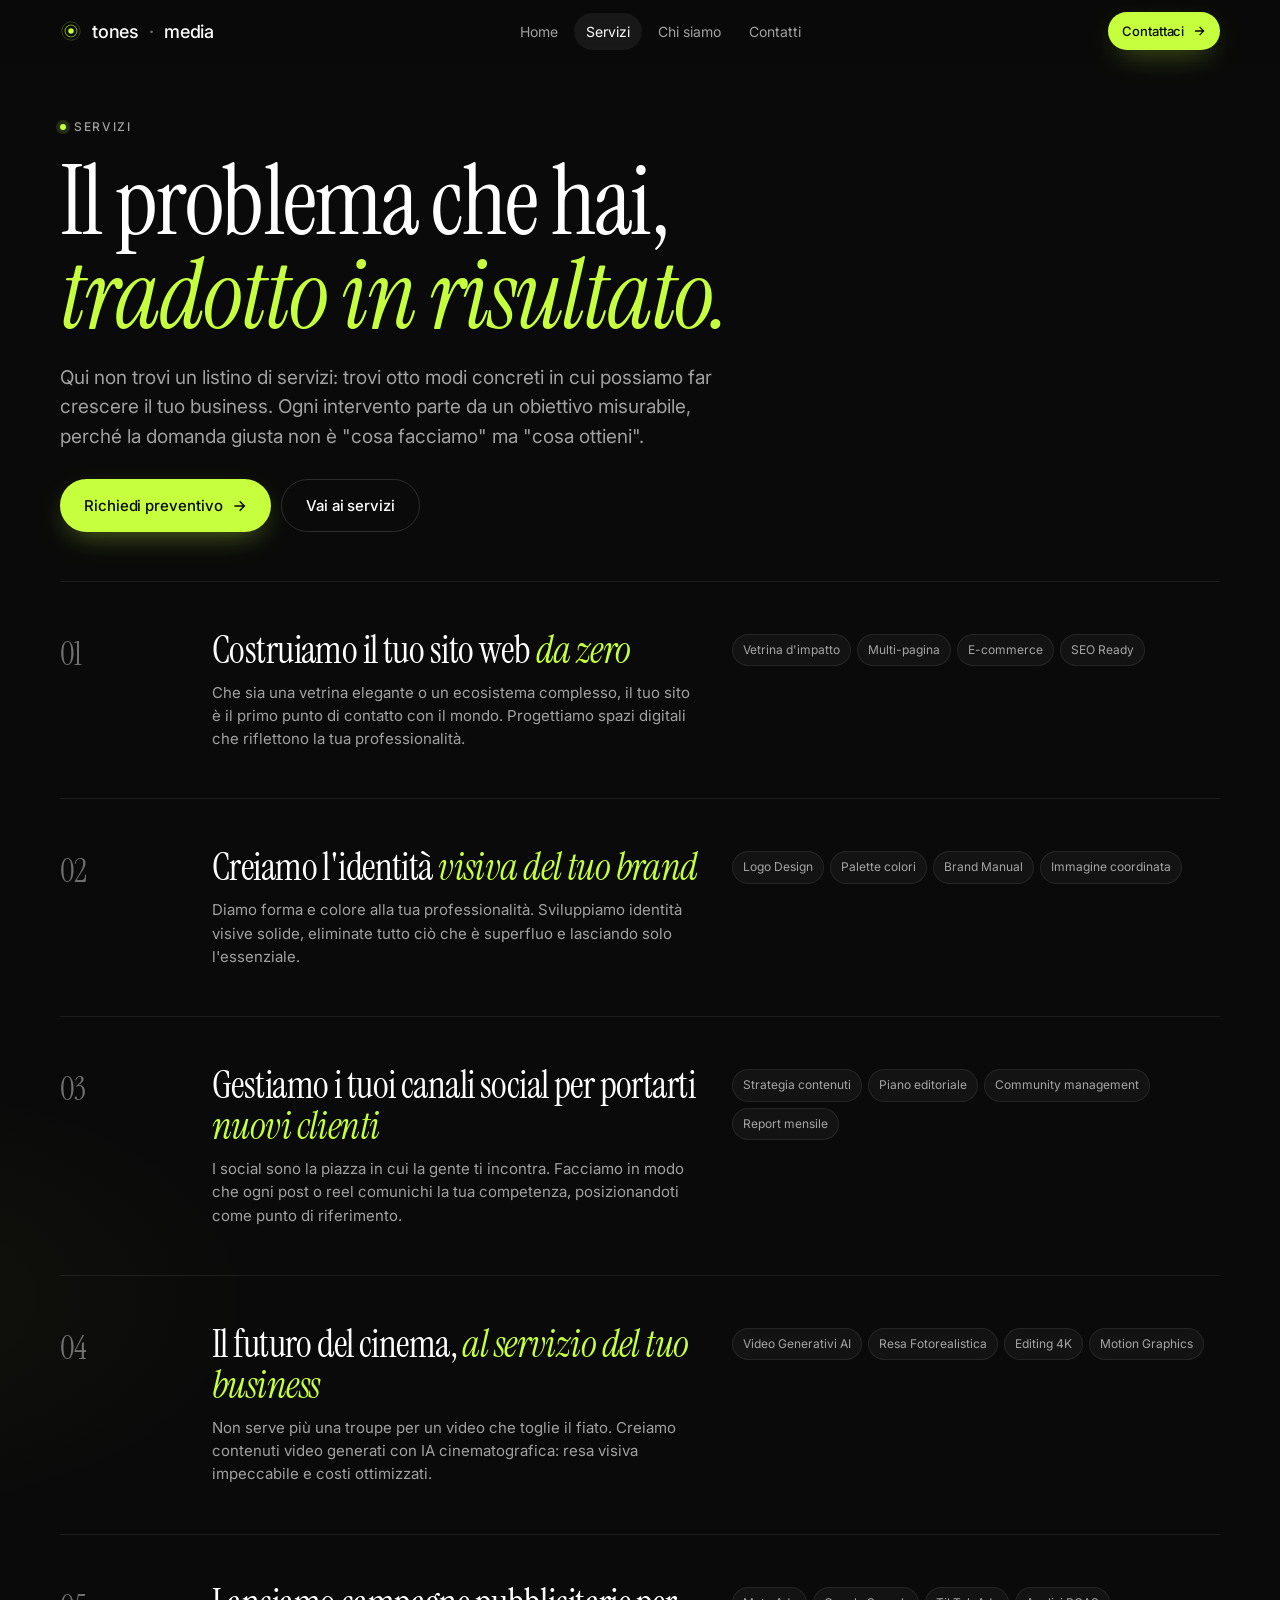
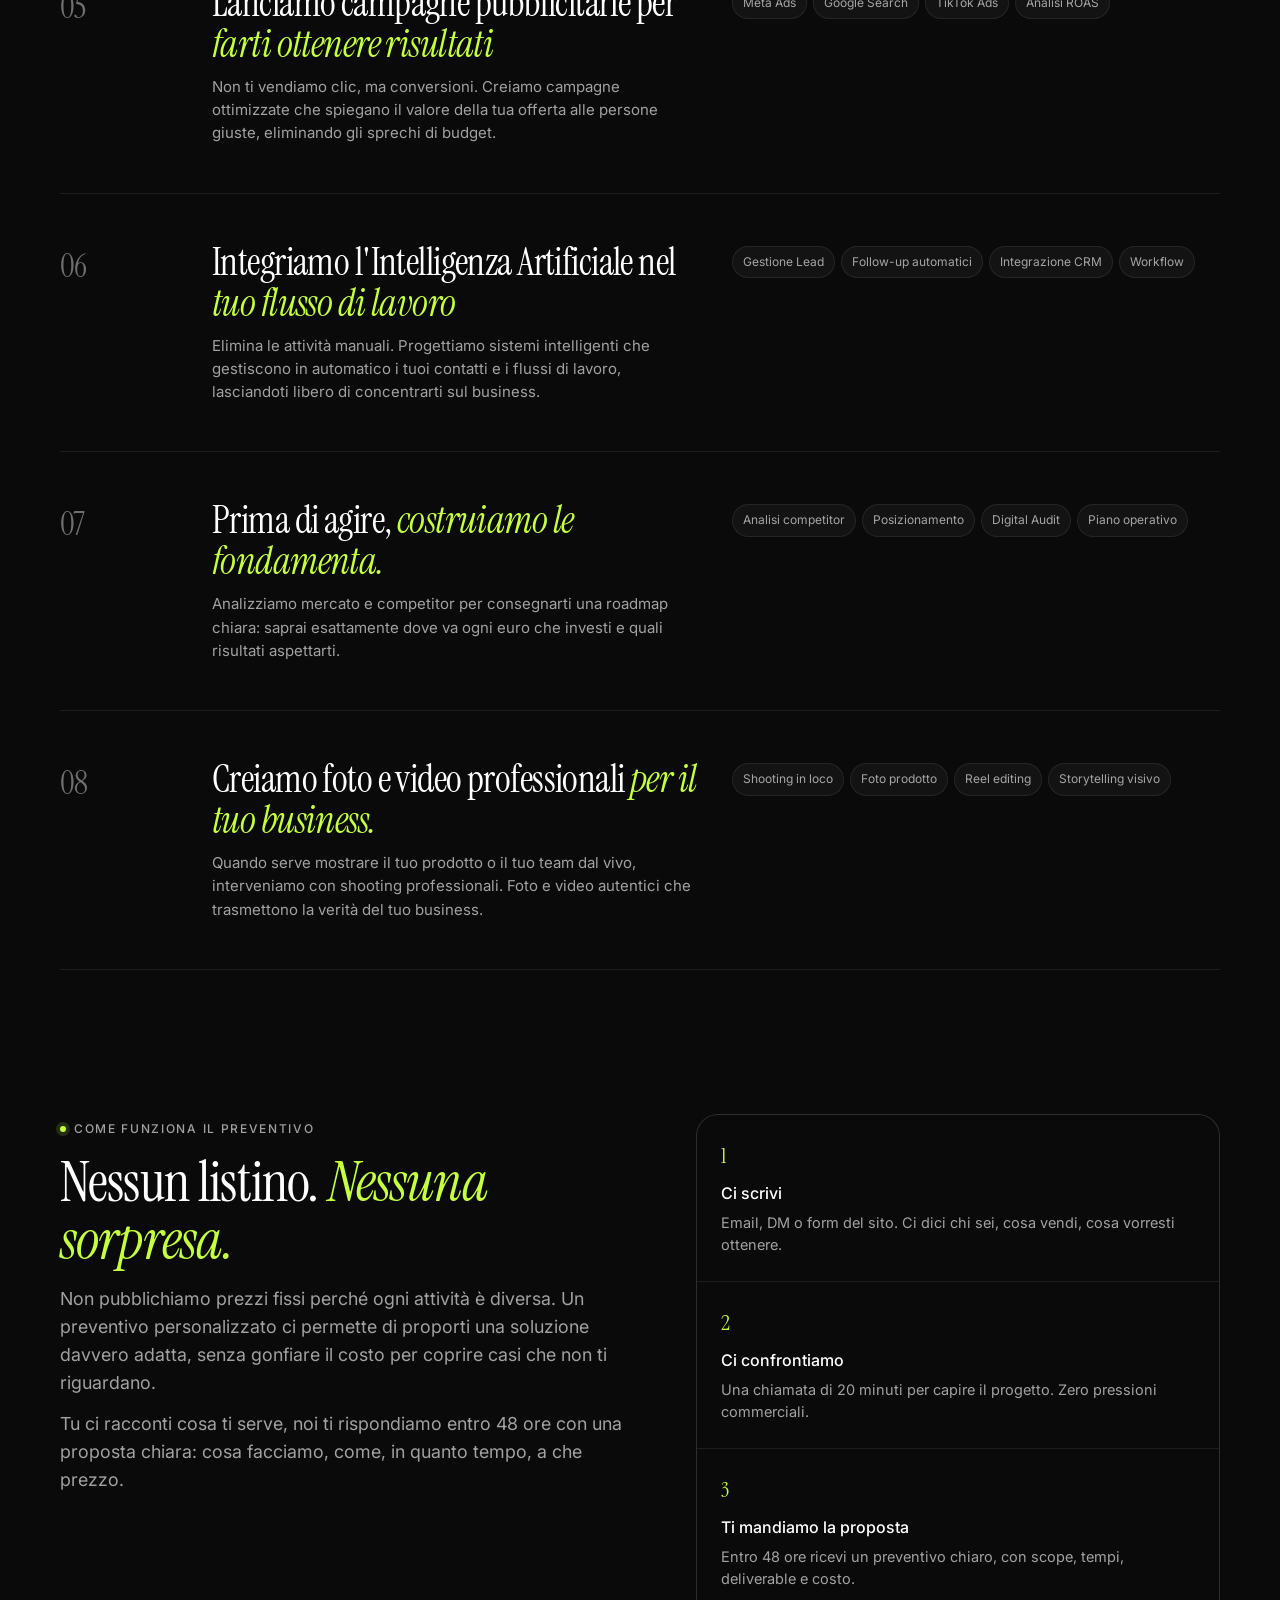
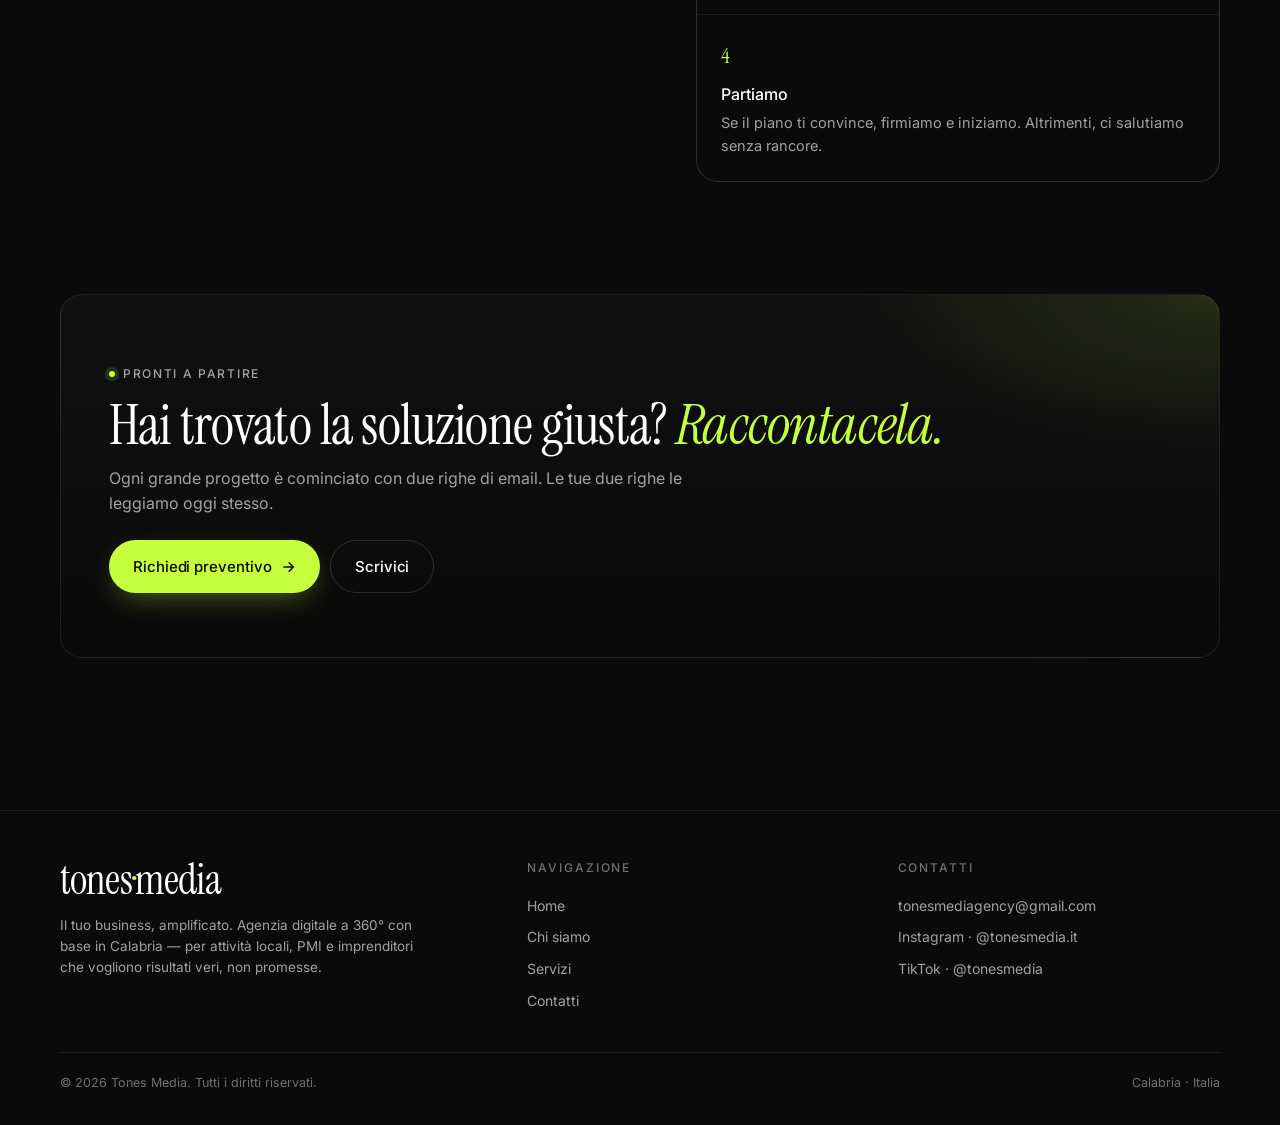
<file: servizi.html>
<!doctype html>
<html lang="it">
<head>
  <meta charset="utf-8" />
  <meta name="viewport" content="width=device-width, initial-scale=1, viewport-fit=cover" />
  <meta name="theme-color" content="#0A0A0A" />
  <title>Servizi — Tones Media</title>
  <meta name="description" content="Otto servizi concreti per far crescere il tuo business online. Ogni intervento parte da un obiettivo misurabile." />

  <link rel="preconnect" href="https://fonts.googleapis.com">
  <link rel="preconnect" href="https://fonts.gstatic.com" crossorigin>
  <link href="https://fonts.googleapis.com/css2?family=Inter:wght@400;500;600&family=Instrument+Serif:ital@0;1&display=swap" rel="stylesheet">

  <link rel="stylesheet" href="styles.css" />
</head>
<body>

  <header class="nav">
    <div class="container nav__inner">
      <a href="index.html" class="brand" aria-label="Tones Media home">
        <svg class="brand__mark" viewBox="0 0 24 24" aria-hidden="true">
          <circle cx="12" cy="12" r="3" fill="#C6FF3D"/>
          <circle cx="12" cy="12" r="6.5" fill="none" stroke="#C6FF3D" stroke-width="1.2" opacity="0.55"/>
          <circle cx="12" cy="12" r="10" fill="none" stroke="#C6FF3D" stroke-width="1" opacity="0.25"/>
        </svg>
        tones<span style="color:var(--faint)">·</span>media
      </a>
      <nav class="nav__links" aria-label="Navigazione principale">
        <a class="nav__link" data-nav-link href="index.html">Home</a>
        <a class="nav__link" data-nav-link href="servizi.html">Servizi</a>
        <a class="nav__link" data-nav-link href="chi-siamo.html">Chi siamo</a>
        <a class="nav__link" data-nav-link href="contatti.html">Contatti</a>
      </nav>
      <a href="contatti.html" class="btn btn--primary btn--sm nav__cta">
        Contattaci
        <svg width="14" height="14" viewBox="0 0 24 24" fill="none" stroke="currentColor" stroke-width="2.2"><path d="M5 12h14M13 5l7 7-7 7"/></svg>
      </a>
      <button class="nav__burger" aria-label="Apri menu" aria-expanded="false"><span></span></button>
    </div>
  </header>

  <aside class="sheet" aria-hidden="true">
    <ul class="sheet__list">
      <li><a class="sheet__link" data-nav-link href="index.html">Home <span class="arrow">→</span></a></li>
      <li><a class="sheet__link" data-nav-link href="chi-siamo.html">Chi siamo <span class="arrow">→</span></a></li>
      <li><a class="sheet__link" data-nav-link href="servizi.html">Servizi <span class="arrow">→</span></a></li>
      <li><a class="sheet__link" data-nav-link href="contatti.html">Contatti <span class="arrow">→</span></a></li>
    </ul>
    <div class="sheet__foot">
      <div>Calabria, Italia</div>
      <div>tonesmediagency@gmail.com</div>
      <div>@tonesmedia.it · @tonesmedia</div>
    </div>
  </aside>

  <main>

    <!-- Intro -->
    <section class="section" style="padding-top:48px;padding-bottom:32px;">
      <div class="container">
        <div class="stagger" style="max-width:860px;">
          <span class="eyebrow reveal">Servizi</span>
          <h1 class="h-display reveal" style="margin-top:18px;">Il problema che hai,<br/><em>tradotto in risultato.</em></h1>
          <p class="hero__sub reveal">
            Qui non trovi un listino di servizi: trovi otto modi concreti in cui possiamo far crescere il tuo business. Ogni intervento parte da un obiettivo misurabile, perché la domanda giusta non è "cosa facciamo" ma "cosa ottieni".
          </p>
          <div class="cta-row reveal">
            <a href="contatti.html" class="btn btn--primary btn--lg">
              Richiedi preventivo
              <svg width="16" height="16" viewBox="0 0 24 24" fill="none" stroke="currentColor" stroke-width="2.2"><path d="M5 12h14M13 5l7 7-7 7"/></svg>
            </a>
            <a href="#servizi" class="btn btn--ghost btn--lg">Vai ai servizi</a>
          </div>
        </div>
      </div>
    </section>

    <!-- Solutions -->
    <section class="section" id="servizi" style="padding-top:16px;">
      <div class="container stagger">

        <div class="solution reveal">
          <div class="solution__num">01</div>
          <div class="solution__head">
            <h3>Costruiamo il tuo sito web <em>da zero</em></h3>
            <p>Che sia una vetrina elegante o un ecosistema complesso, il tuo sito è il primo punto di contatto con il mondo. Progettiamo spazi digitali che riflettono la tua professionalità.</p>
          </div>
          <div class="solution__pills">
            <span class="pill">Vetrina d'impatto</span>
            <span class="pill">Multi-pagina</span>
            <span class="pill">E-commerce</span>
            <span class="pill">SEO Ready</span>
          </div>
        </div>

        <div class="solution reveal">
          <div class="solution__num">02</div>
          <div class="solution__head">
            <h3>Creiamo l'identità <em>visiva del tuo brand</em></h3>
            <p>Diamo forma e colore alla tua professionalità. Sviluppiamo identità visive solide, eliminate tutto ciò che è superfluo e lasciando solo l'essenziale.</p>
          </div>
          <div class="solution__pills">
            <span class="pill">Logo Design</span>
            <span class="pill">Palette colori</span>
            <span class="pill">Brand Manual</span>
            <span class="pill">Immagine coordinata</span>
          </div>
        </div>

        <div class="solution reveal">
          <div class="solution__num">03</div>
          <div class="solution__head">
            <h3>Gestiamo i tuoi canali social per portarti <em>nuovi clienti</em></h3>
            <p>I social sono la piazza in cui la gente ti incontra. Facciamo in modo che ogni post o reel comunichi la tua competenza, posizionandoti come punto di riferimento.</p>
          </div>
          <div class="solution__pills">
            <span class="pill">Strategia contenuti</span>
            <span class="pill">Piano editoriale</span>
            <span class="pill">Community management</span>
            <span class="pill">Report mensile</span>
          </div>
        </div>

        <div class="solution reveal">
          <div class="solution__num">04</div>
          <div class="solution__head">
            <h3>Il futuro del cinema, <em>al servizio del tuo business</em></h3>
            <p>Non serve più una troupe per un video che toglie il fiato. Creiamo contenuti video generati con IA cinematografica: resa visiva impeccabile e costi ottimizzati.</p>
          </div>
          <div class="solution__pills">
            <span class="pill">Video Generativi AI</span>
            <span class="pill">Resa Fotorealistica</span>
            <span class="pill">Editing 4K</span>
            <span class="pill">Motion Graphics</span>
          </div>
        </div>

        <div class="solution reveal">
          <div class="solution__num">05</div>
          <div class="solution__head">
            <h3>Lanciamo campagne pubblicitarie per <em>farti ottenere risultati</em></h3>
            <p>Non ti vendiamo clic, ma conversioni. Creiamo campagne ottimizzate che spiegano il valore della tua offerta alle persone giuste, eliminando gli sprechi di budget.</p>
          </div>
          <div class="solution__pills">
            <span class="pill">Meta Ads</span>
            <span class="pill">Google Search</span>
            <span class="pill">TikTok Ads</span>
            <span class="pill">Analisi ROAS</span>
          </div>
        </div>

        <div class="solution reveal">
          <div class="solution__num">06</div>
          <div class="solution__head">
            <h3>Integriamo l'Intelligenza Artificiale nel <em>tuo flusso di lavoro</em></h3>
            <p>Elimina le attività manuali. Progettiamo sistemi intelligenti che gestiscono in automatico i tuoi contatti e i flussi di lavoro, lasciandoti libero di concentrarti sul business.</p>
          </div>
          <div class="solution__pills">
            <span class="pill">Gestione Lead</span>
            <span class="pill">Follow-up automatici</span>
            <span class="pill">Integrazione CRM</span>
            <span class="pill">Workflow</span>
          </div>
        </div>

        <div class="solution reveal">
          <div class="solution__num">07</div>
          <div class="solution__head">
            <h3>Prima di agire, <em>costruiamo le fondamenta.</em></h3>
            <p>Analizziamo mercato e competitor per consegnarti una roadmap chiara: saprai esattamente dove va ogni euro che investi e quali risultati aspettarti.</p>
          </div>
          <div class="solution__pills">
            <span class="pill">Analisi competitor</span>
            <span class="pill">Posizionamento</span>
            <span class="pill">Digital Audit</span>
            <span class="pill">Piano operativo</span>
          </div>
        </div>

        <div class="solution reveal">
          <div class="solution__num">08</div>
          <div class="solution__head">
            <h3>Creiamo foto e video professionali <em>per il tuo business.</em></h3>
            <p>Quando serve mostrare il tuo prodotto o il tuo team dal vivo, interveniamo con shooting professionali. Foto e video autentici che trasmettono la verità del tuo business.</p>
          </div>
          <div class="solution__pills">
            <span class="pill">Shooting in loco</span>
            <span class="pill">Foto prodotto</span>
            <span class="pill">Reel editing</span>
            <span class="pill">Storytelling visivo</span>
          </div>
        </div>

      </div>
    </section>

    <!-- Pricing explainer -->
    <section class="section" style="padding-top:32px;">
      <div class="container">
        <div class="split">
          <div class="reveal">
            <span class="eyebrow">Come funziona il preventivo</span>
            <h2 class="h-section" style="margin-top:14px;">Nessun listino. <em>Nessuna sorpresa.</em></h2>
            <p class="lede" style="margin-bottom:14px;">
              Non pubblichiamo prezzi fissi perché ogni attività è diversa. Un preventivo personalizzato ci permette di proporti una soluzione davvero adatta, senza gonfiare il costo per coprire casi che non ti riguardano.
            </p>
            <p class="lede">
              Tu ci racconti cosa ti serve, noi ti rispondiamo entro 48 ore con una proposta chiara: cosa facciamo, come, in quanto tempo, a che prezzo.
            </p>
          </div>

          <div class="principles stagger">
            <div class="principle reveal">
              <div class="principle__kicker">1</div>
              <p class="principle__title">Ci scrivi</p>
              <p class="principle__body">Email, DM o form del sito. Ci dici chi sei, cosa vendi, cosa vorresti ottenere.</p>
            </div>
            <div class="principle reveal">
              <div class="principle__kicker">2</div>
              <p class="principle__title">Ci confrontiamo</p>
              <p class="principle__body">Una chiamata di 20 minuti per capire il progetto. Zero pressioni commerciali.</p>
            </div>
            <div class="principle reveal">
              <div class="principle__kicker">3</div>
              <p class="principle__title">Ti mandiamo la proposta</p>
              <p class="principle__body">Entro 48 ore ricevi un preventivo chiaro, con scope, tempi, deliverable e costo.</p>
            </div>
            <div class="principle reveal">
              <div class="principle__kicker">4</div>
              <p class="principle__title">Partiamo</p>
              <p class="principle__body">Se il piano ti convince, firmiamo e iniziamo. Altrimenti, ci salutiamo senza rancore.</p>
            </div>
          </div>
        </div>
      </div>
    </section>

    <!-- CTA -->
    <section class="section" style="padding-top:0;">
      <div class="container">
        <div class="band reveal">
          <span class="eyebrow">Pronti a partire</span>
          <h2 class="h-section" style="margin-top:12px;">Hai trovato la soluzione giusta? <em>Raccontacela.</em></h2>
          <p>Ogni grande progetto è cominciato con due righe di email. Le tue due righe le leggiamo oggi stesso.</p>
          <div class="cta-row" style="margin-top:8px;">
            <a href="contatti.html" class="btn btn--primary btn--lg">
              Richiedi preventivo
              <svg width="16" height="16" viewBox="0 0 24 24" fill="none" stroke="currentColor" stroke-width="2.2"><path d="M5 12h14M13 5l7 7-7 7"/></svg>
            </a>
            <a href="mailto:tonesmediagency@gmail.com" class="btn btn--ghost btn--lg">Scrivici</a>
          </div>
        </div>
      </div>
    </section>

  </main>

  <footer class="foot">
    <div class="container">
      <div class="foot__grid">
        <div>
          <div class="foot__brand">tones<em>·</em>media</div>
          <p class="foot__meta">Il tuo business, amplificato. Agenzia digitale a 360° con base in Calabria — per attività locali, PMI e imprenditori che vogliono risultati veri, non promesse.</p>
        </div>
        <div class="foot__col">
          <h4>Navigazione</h4>
          <a href="index.html">Home</a>
          <a href="chi-siamo.html">Chi siamo</a>
          <a href="servizi.html">Servizi</a>
          <a href="contatti.html">Contatti</a>
        </div>
        <div class="foot__col">
          <h4>Contatti</h4>
          <a href="mailto:tonesmediagency@gmail.com">tonesmediagency@gmail.com</a>
          <a href="https://instagram.com/tonesmedia.it" target="_blank" rel="noopener">Instagram · @tonesmedia.it</a>
          <a href="https://tiktok.com/@tonesmedia" target="_blank" rel="noopener">TikTok · @tonesmedia</a>
        </div>
      </div>
      <div class="foot__bar">
        <div>© <span id="y"></span> Tones Media. Tutti i diritti riservati.</div>
        <div>Calabria · Italia</div>
      </div>
    </div>
  </footer>

  <script>document.getElementById('y').textContent = new Date().getFullYear();</script>
  <script src="app.js" defer></script>
</body>
</html>
</file>
<file: styles.css>
/* ──────────────────────────────────────────────
   Tones Media — Design tokens & base
   ────────────────────────────────────────────── */

@view-transition { navigation: auto; }

::view-transition-old(root),
::view-transition-new(root) {
  animation-duration: 260ms;
  animation-timing-function: cubic-bezier(0.23, 1, 0.32, 1);
}

:root {
  --black: #0A0A0A;
  --surface: #111111;
  --elev: #161616;
  --line: rgba(255, 255, 255, 0.08);
  --line-strong: rgba(255, 255, 255, 0.14);
  --white: #FFFFFF;
  --muted: rgba(255, 255, 255, 0.62);
  --faint: rgba(255, 255, 255, 0.42);
  --lime: #C6FF3D;
  --lime-soft: rgba(198, 255, 61, 0.14);

  --ease-out: cubic-bezier(0.23, 1, 0.32, 1);
  --ease-in-out: cubic-bezier(0.77, 0, 0.175, 1);

  --radius: 14px;
  --radius-lg: 22px;

  --f-display: "Instrument Serif", Georgia, serif;
  --f-sans: "Inter", system-ui, -apple-system, "Segoe UI", Roboto, Helvetica, Arial, sans-serif;

  --nav-h: 64px;
  --container: 1200px;
}

*, *::before, *::after { box-sizing: border-box; }

html, body {
  margin: 0;
  padding: 0;
  background: var(--black);
  color: var(--white);
  font-family: var(--f-sans);
  font-size: 16px;
  line-height: 1.55;
  -webkit-font-smoothing: antialiased;
  text-rendering: optimizeLegibility;
}

html { scroll-behavior: smooth; }

body {
  min-height: 100vh;
  overflow-x: hidden;
  background:
    radial-gradient(900px 500px at 85% -10%, rgba(198,255,61,0.08), transparent 60%),
    radial-gradient(700px 400px at -10% 30%, rgba(198,255,61,0.04), transparent 55%),
    var(--black);
}

a {
  color: inherit;
  text-decoration: none;
}

img, svg { display: block; max-width: 100%; }

button {
  font-family: inherit;
  border: 0;
  background: none;
  color: inherit;
  cursor: pointer;
}

input, textarea, select {
  font: inherit;
  color: inherit;
}

::selection { background: var(--lime); color: var(--black); }

/* Page enter (fallback when View Transitions unavailable) */
main {
  opacity: 0;
  transform: translateY(6px);
  transition: opacity 400ms var(--ease-out), transform 400ms var(--ease-out);
}
body[data-mounted="true"] main {
  opacity: 1;
  transform: translateY(0);
}

/* ──────────────────────────────────────────────
   Layout primitives
   ────────────────────────────────────────────── */

.container {
  width: 100%;
  max-width: var(--container);
  margin: 0 auto;
  padding: 0 20px;
}

.section {
  padding: 72px 0;
}
@media (min-width: 768px) {
  .section { padding: 112px 0; }
}

.eyebrow {
  display: inline-flex;
  align-items: center;
  gap: 8px;
  font-size: 12px;
  letter-spacing: 0.14em;
  text-transform: uppercase;
  color: var(--muted);
  font-weight: 500;
}
.eyebrow::before {
  content: "";
  width: 6px; height: 6px; border-radius: 50%;
  background: var(--lime);
  box-shadow: 0 0 0 4px var(--lime-soft);
}

.h-display {
  font-family: var(--f-display);
  font-weight: 400;
  font-size: clamp(44px, 8vw, 96px);
  line-height: 0.98;
  letter-spacing: -0.02em;
  margin: 0;
}
.h-display em {
  font-style: italic;
  color: var(--lime);
}

.h-section {
  font-family: var(--f-display);
  font-weight: 400;
  font-size: clamp(32px, 5vw, 56px);
  line-height: 1.04;
  letter-spacing: -0.015em;
  margin: 0 0 16px;
}

.h-section em { font-style: italic; color: var(--lime); }

.lede {
  color: var(--muted);
  font-size: clamp(16px, 1.4vw, 18px);
  max-width: 56ch;
  margin: 0;
}

/* ──────────────────────────────────────────────
   Navigation
   ────────────────────────────────────────────── */

.nav {
  position: sticky;
  top: 0;
  z-index: 50;
  height: var(--nav-h);
  backdrop-filter: saturate(140%) blur(14px);
  -webkit-backdrop-filter: saturate(140%) blur(14px);
  background: rgba(10, 10, 10, 0.66);
  border-bottom: 1px solid transparent;
  transition: border-color 200ms var(--ease-out), background 200ms var(--ease-out);
}
.nav[data-scrolled="true"] {
  background: rgba(10, 10, 10, 0.82);
  border-bottom-color: var(--line);
}
.nav__inner {
  height: 100%;
  display: flex;
  align-items: center;
  justify-content: space-between;
  gap: 12px;
}

.brand {
  display: inline-flex;
  align-items: center;
  gap: 10px;
  font-weight: 500;
  letter-spacing: -0.01em;
  font-size: 18px;
}
.brand__mark {
  width: 22px;
  height: 22px;
  display: inline-block;
}

.nav__links {
  display: none;
  gap: 4px;
  align-items: center;
}
@media (min-width: 900px) {
  .nav__links { display: flex; }
}
.nav__link {
  padding: 8px 12px;
  border-radius: 999px;
  color: var(--muted);
  font-size: 14px;
  transition: color 160ms var(--ease-out), background 160ms var(--ease-out);
}
.nav__link[aria-current="page"] {
  color: var(--white);
  background: rgba(255, 255, 255, 0.06);
}
@media (hover: hover) and (pointer: fine) {
  .nav__link:hover { color: var(--white); }
}

.nav__cta {
  display: inline-flex;
  white-space: nowrap;
  border-radius: 999px;
  padding: 9px 18px;
  font-size: 12.5px;
  margin-right: 8px;
}
.nav__cta svg { width: 12px; height: 12px; }
@media (min-width: 900px) {
  .nav__cta {
    padding: 9px 14px;
    font-size: 13px;
    margin-right: 0;
  }
  .nav__cta svg { width: 14px; height: 14px; }
}

.nav__burger {
  width: 40px; height: 40px;
  border-radius: 10px;
  display: inline-grid;
  place-items: center;
  transition: background 160ms var(--ease-out), transform 160ms var(--ease-out);
}
.nav__burger:active { transform: scale(0.94); }
@media (min-width: 900px) { .nav__burger { display: none; } }

.nav__burger span {
  display: block;
  width: 18px; height: 1.5px;
  background: var(--white);
  position: relative;
  transition: transform 220ms var(--ease-out), opacity 220ms var(--ease-out);
}
.nav__burger span::before,
.nav__burger span::after {
  content: "";
  position: absolute; left: 0;
  width: 100%; height: 1.5px;
  background: var(--white);
  transition: transform 220ms var(--ease-out);
}
.nav__burger span::before { top: -6px; }
.nav__burger span::after  { top: 6px; }

.nav[data-open="true"] .nav__burger span { transform: scaleX(0); opacity: 0; }
.nav[data-open="true"] .nav__burger span::before { transform: translateY(6px) rotate(45deg); }
.nav[data-open="true"] .nav__burger span::after  { transform: translateY(-6px) rotate(-45deg); }

/* Mobile sheet — scales from top-right (origin-aware) */
.sheet {
  position: fixed;
  inset: var(--nav-h) 0 0 0;
  z-index: 40;
  background: rgba(10, 10, 10, 0.96);
  backdrop-filter: blur(16px);
  -webkit-backdrop-filter: blur(16px);
  padding: 24px 20px 48px;
  opacity: 0;
  transform: scale(0.98) translateY(-8px);
  transform-origin: top right;
  pointer-events: none;
  transition: opacity 220ms var(--ease-out), transform 220ms var(--ease-out);
}
.sheet[data-open="true"] {
  opacity: 1;
  transform: scale(1) translateY(0);
  pointer-events: auto;
}
.sheet__list {
  list-style: none;
  margin: 0; padding: 0;
  display: grid;
  gap: 2px;
}
.sheet__link {
  display: flex;
  align-items: center;
  justify-content: space-between;
  padding: 18px 4px;
  font-family: var(--f-display);
  font-size: 28px;
  letter-spacing: -0.01em;
  border-bottom: 1px solid var(--line);
  color: var(--white);
  transition: padding 200ms var(--ease-out), color 200ms var(--ease-out);
}
.sheet__link[aria-current="page"] { color: var(--lime); }
.sheet__link span.arrow {
  opacity: 0;
  transform: translateX(-4px);
  transition: opacity 180ms var(--ease-out), transform 180ms var(--ease-out);
  color: var(--faint);
}
@media (hover: hover) and (pointer: fine) {
  .sheet__link:hover { padding-left: 12px; }
  .sheet__link:hover span.arrow { opacity: 1; transform: translateX(0); }
}
.sheet__foot {
  margin-top: 32px;
  color: var(--muted);
  font-size: 14px;
  display: grid;
  gap: 10px;
}

/* ──────────────────────────────────────────────
   Buttons
   ────────────────────────────────────────────── */

.btn {
  --bg: var(--white);
  --fg: var(--black);
  display: inline-flex;
  align-items: center;
  gap: 8px;
  padding: 12px 20px;
  border-radius: 999px;
  background: var(--bg);
  color: var(--fg);
  font-weight: 500;
  font-size: 14px;
  letter-spacing: -0.005em;
  transition: transform 160ms var(--ease-out), background 200ms var(--ease-out), color 200ms var(--ease-out);
  will-change: transform;
}
.btn:active { transform: scale(0.97); }
.btn svg { transition: transform 220ms var(--ease-out); }
@media (hover: hover) and (pointer: fine) {
  .btn:hover svg { transform: translateX(3px); }
}

.btn--primary {
  --bg: var(--lime);
  --fg: var(--black);
  box-shadow: 0 10px 30px -10px rgba(198, 255, 61, 0.45);
}
.btn--ghost {
  --bg: transparent;
  --fg: var(--white);
  border: 1px solid var(--line-strong);
}
@media (hover: hover) and (pointer: fine) {
  .btn--ghost:hover { background: rgba(255,255,255,0.05); }
}

.btn--sm { padding: 9px 14px; font-size: 13px; }
.btn--lg { padding: 14px 24px; font-size: 15px; }

.cta-row {
  display: flex;
  flex-wrap: wrap;
  gap: 10px;
  margin-top: 28px;
}

/* ──────────────────────────────────────────────
   Hero
   ────────────────────────────────────────────── */

.hero {
  padding: 48px 0 72px;
  position: relative;
}
@media (min-width: 768px) {
  .hero { padding: 72px 0 112px; }
}

.hero__badge {
  display: inline-flex;
  align-items: center;
  gap: 10px;
  padding: 6px 12px 6px 6px;
  border: 1px solid var(--line);
  border-radius: 999px;
  font-size: 13px;
  color: var(--muted);
  background: rgba(255,255,255,0.02);
}
.hero__badge b {
  display: inline-grid;
  place-items: center;
  padding: 2px 8px;
  border-radius: 999px;
  background: var(--lime-soft);
  color: var(--lime);
  font-weight: 600;
  font-size: 11px;
  letter-spacing: 0.06em;
  text-transform: uppercase;
}

.hero__title {
  margin-top: 18px;
}
.hero__sub {
  margin-top: 20px;
  color: var(--muted);
  font-size: clamp(16px, 1.6vw, 19px);
  max-width: 58ch;
}

.hero__meta {
  display: flex;
  gap: 24px;
  flex-wrap: wrap;
  margin-top: 48px;
  padding-top: 24px;
  border-top: 1px solid var(--line);
  color: var(--muted);
  font-size: 13px;
}
.hero__meta div b {
  color: var(--white);
  font-weight: 500;
  display: block;
  font-size: 20px;
  font-family: var(--f-display);
  letter-spacing: -0.01em;
  margin-bottom: 2px;
}

/* Animated wave logo — respects reduced motion */
.wave-logo {
  width: clamp(220px, 32vw, 360px);
  aspect-ratio: 1;
  position: relative;
}
.wave-logo circle {
  fill: none;
  stroke: var(--lime);
  stroke-width: 1.25;
  transform-origin: center;
  animation: pulse 3.2s infinite var(--ease-in-out);
}
.wave-logo circle:nth-child(2) { animation-delay: 0.25s; }
.wave-logo circle:nth-child(3) { animation-delay: 0.5s; }
.wave-logo circle:nth-child(4) { animation-delay: 0.75s; }
.wave-logo .dot { fill: var(--lime); animation: none; }

@keyframes pulse {
  0%, 100% { opacity: 0.15; transform: scale(0.82); }
  50%      { opacity: 0.9;  transform: scale(1); }
}

/* ──────────────────────────────────────────────
   Value cards
   ────────────────────────────────────────────── */

.cards {
  display: grid;
  gap: 14px;
  grid-template-columns: 1fr;
}
@media (min-width: 720px)  { .cards { grid-template-columns: repeat(2, 1fr); } }
@media (min-width: 1024px) { .cards { grid-template-columns: repeat(3, 1fr); } }

.card {
  position: relative;
  padding: 28px 24px;
  border: 1px solid var(--line);
  border-radius: var(--radius-lg);
  background: linear-gradient(180deg, rgba(255,255,255,0.02), rgba(255,255,255,0));
  transition: border-color 220ms var(--ease-out), transform 220ms var(--ease-out), background 220ms var(--ease-out);
}
@media (hover: hover) and (pointer: fine) {
  .card:hover {
    border-color: var(--line-strong);
    transform: translateY(-2px);
    background: linear-gradient(180deg, rgba(255,255,255,0.04), rgba(255,255,255,0.01));
  }
}
.card__num {
  font-family: var(--f-display);
  color: var(--lime);
  font-size: 13px;
  letter-spacing: 0.2em;
}
.card__title {
  font-family: var(--f-display);
  font-size: 26px;
  line-height: 1.1;
  letter-spacing: -0.01em;
  margin: 10px 0 10px;
}
.card__body {
  color: var(--muted);
  font-size: 14.5px;
  line-height: 1.6;
}
.card__list {
  margin: 18px 0 0;
  padding: 0;
  list-style: none;
  display: grid;
  gap: 6px;
}
.card__list li {
  color: var(--muted);
  font-size: 13.5px;
  padding-left: 18px;
  position: relative;
}
.card__list li::before {
  content: "";
  position: absolute;
  left: 0; top: 9px;
  width: 10px; height: 1px;
  background: var(--lime);
}

/* ──────────────────────────────────────────────
   Solutions list (servizi)
   ────────────────────────────────────────────── */

.solution {
  display: grid;
  grid-template-columns: 1fr;
  gap: 14px;
  padding: 32px 0;
  border-top: 1px solid var(--line);
  align-items: start;
}
@media (min-width: 900px) {
  .solution {
    grid-template-columns: 120px 1fr 1fr;
    gap: 32px;
    padding: 48px 0;
  }
}
.solution:last-of-type { border-bottom: 1px solid var(--line); }
.solution__num {
  font-family: var(--f-display);
  font-size: 32px;
  color: var(--faint);
  letter-spacing: -0.02em;
}
.solution__head h3 {
  font-family: var(--f-display);
  font-weight: 400;
  font-size: clamp(26px, 3.2vw, 38px);
  line-height: 1.08;
  letter-spacing: -0.015em;
  margin: 0 0 10px;
}
.solution__head h3 em { font-style: italic; color: var(--lime); }
.solution__head p { color: var(--muted); margin: 0; font-size: 15px; }
.solution__pills {
  display: flex;
  flex-wrap: wrap;
  gap: 6px;
  margin-top: 4px;
}
.pill {
  font-size: 12px;
  padding: 6px 10px;
  border-radius: 999px;
  background: rgba(255,255,255,0.04);
  border: 1px solid var(--line);
  color: var(--muted);
}

/* ──────────────────────────────────────────────
   Case studies
   ────────────────────────────────────────────── */

.work {
  display: grid;
  gap: 14px;
  grid-template-columns: 1fr;
}
@media (min-width: 768px)  { .work { grid-template-columns: repeat(2, 1fr); } }

.work__item {
  border: 1px solid var(--line);
  border-radius: var(--radius-lg);
  padding: 24px;
  background:
    radial-gradient(600px 200px at 100% 0%, rgba(198,255,61,0.06), transparent 60%),
    linear-gradient(180deg, rgba(255,255,255,0.02), rgba(255,255,255,0));
  transition: border-color 220ms var(--ease-out), transform 220ms var(--ease-out);
}
@media (hover: hover) and (pointer: fine) {
  .work__item:hover { border-color: var(--line-strong); transform: translateY(-2px); }
}
.work__sector {
  font-size: 12px;
  letter-spacing: 0.14em;
  text-transform: uppercase;
  color: var(--lime);
  font-weight: 500;
}
.work__title {
  font-family: var(--f-display);
  font-size: 28px;
  letter-spacing: -0.01em;
  margin: 8px 0 14px;
  line-height: 1.08;
}
.work__tags {
  display: flex; flex-wrap: wrap; gap: 6px;
}

/* ──────────────────────────────────────────────
   Marquee
   ────────────────────────────────────────────── */

.marquee {
  overflow: hidden;
  border-top: 1px solid var(--line);
  border-bottom: 1px solid var(--line);
  padding: 20px 0;
  background: rgba(255,255,255,0.015);
}
.marquee__track {
  display: flex;
  gap: 48px;
  white-space: nowrap;
  animation: scroll 38s linear infinite;
  width: max-content;
}
.marquee__item {
  font-family: var(--f-display);
  font-size: clamp(22px, 3vw, 34px);
  color: var(--faint);
  letter-spacing: -0.01em;
  display: inline-flex;
  align-items: center;
  gap: 48px;
}
.marquee__item::after {
  content: "●";
  color: var(--lime);
  font-size: 10px;
}
@keyframes scroll {
  from { transform: translateX(0); }
  to   { transform: translateX(-50%); }
}

/* ──────────────────────────────────────────────
   CTA band
   ────────────────────────────────────────────── */

.band {
  border: 1px solid var(--line);
  border-radius: var(--radius-lg);
  padding: 40px 28px;
  background:
    radial-gradient(600px 260px at 100% 0%, rgba(198,255,61,0.12), transparent 60%),
    linear-gradient(180deg, rgba(255,255,255,0.03), rgba(255,255,255,0));
}
@media (min-width: 768px) { .band { padding: 64px 48px; } }
.band h2 { margin: 0 0 12px; }
.band p { color: var(--muted); margin: 0 0 24px; max-width: 60ch; }

/* ──────────────────────────────────────────────
   About page
   ────────────────────────────────────────────── */

.split {
  display: grid;
  gap: 36px;
  grid-template-columns: 1fr;
}
@media (min-width: 900px) {
  .split { grid-template-columns: 1.1fr 1fr; gap: 60px; align-items: start; }
}

.stats {
  display: grid;
  grid-template-columns: repeat(2, 1fr);
  gap: 0;
  border: 1px solid var(--line);
  border-radius: var(--radius-lg);
  overflow: hidden;
}
@media (min-width: 720px) { .stats { grid-template-columns: repeat(4, 1fr); } }

.stats--3 { grid-template-columns: repeat(3, 1fr); }
@media (min-width: 720px) { .stats--3 { grid-template-columns: repeat(3, 1fr); } }
.stats--3 .stat { border-bottom: 0; }
.stats--3 .stat:nth-child(n) { border-right: 1px solid var(--line); }
.stats--3 .stat:last-child { border-right: 0; }

.stats--hero .stat { padding: 28px 24px; text-align: center; }
.stats--hero .stat__num { font-size: clamp(44px, 6vw, 72px); color: var(--lime); }
.stats--hero .stat__num em { color: var(--lime); }
.stats--hero .stat__label { font-size: 13.5px; color: var(--muted); }

.stat {
  padding: 24px;
  border-right: 1px solid var(--line);
  border-bottom: 1px solid var(--line);
}
.stats .stat:nth-child(2n) { border-right: 0; }
@media (min-width: 720px) {
  .stats .stat:nth-child(2n) { border-right: 1px solid var(--line); }
  .stats .stat:nth-child(4n) { border-right: 0; }
  .stats .stat:nth-child(n+1):nth-child(-n+4) { border-bottom: 0; }
}
.stat__num {
  font-family: var(--f-display);
  font-size: clamp(36px, 4.5vw, 54px);
  letter-spacing: -0.02em;
  line-height: 1;
  margin: 0 0 6px;
}
.stat__num em { color: var(--lime); font-style: normal; }
.stat__label { color: var(--muted); font-size: 13px; }

.principles {
  display: grid;
  gap: 1px;
  background: var(--line);
  border: 1px solid var(--line);
  border-radius: var(--radius-lg);
  overflow: hidden;
}
.principle {
  padding: 24px;
  background: var(--black);
}
.principle__kicker {
  font-family: var(--f-display);
  color: var(--lime);
  font-size: 22px;
  margin-bottom: 8px;
  letter-spacing: -0.01em;
}
.principle__title { font-weight: 500; margin: 0 0 6px; }
.principle__body { color: var(--muted); font-size: 14.5px; margin: 0; }

/* ──────────────────────────────────────────────
   Form
   ────────────────────────────────────────────── */

.form {
  display: grid;
  gap: 14px;
}
.field {
  display: grid;
  gap: 8px;
}
.field > label {
  font-size: 13px;
  color: var(--muted);
  letter-spacing: 0.02em;
}
.field > .input,
.field > .textarea,
.field > .select {
  background: var(--surface);
  border: 1px solid var(--line);
  border-radius: 12px;
  padding: 14px 16px;
  color: var(--white);
  font-size: 15px;
  transition: border-color 180ms var(--ease-out), background 180ms var(--ease-out), box-shadow 180ms var(--ease-out);
  outline: none;
}
.field > .textarea { min-height: 140px; resize: vertical; }
.field > .input:focus,
.field > .textarea:focus,
.field > .select:focus {
  border-color: var(--lime);
  background: var(--elev);
  box-shadow: 0 0 0 4px var(--lime-soft);
}
.field--row {
  display: grid;
  gap: 14px;
  grid-template-columns: 1fr;
}
@media (min-width: 640px) {
  .field--row { grid-template-columns: 1fr 1fr; }
}

.chips {
  display: flex;
  flex-wrap: wrap;
  gap: 8px;
}
.chip {
  padding: 9px 14px;
  border-radius: 999px;
  border: 1px solid var(--line);
  background: var(--surface);
  color: var(--muted);
  font-size: 13px;
  transition: transform 160ms var(--ease-out), background 160ms var(--ease-out), color 160ms var(--ease-out), border-color 160ms var(--ease-out);
}
.chip:active { transform: scale(0.97); }
.chip[aria-pressed="true"] {
  background: var(--lime);
  border-color: var(--lime);
  color: var(--black);
}

.form__foot {
  display: flex;
  align-items: center;
  justify-content: space-between;
  gap: 12px;
  margin-top: 8px;
}
.form__foot small { color: var(--faint); font-size: 12.5px; }

.form__error {
  color: #ff8a8a;
  font-size: 13.5px;
  min-height: 1em;
  opacity: 0;
  transform: translateY(-4px);
  transition: opacity 180ms var(--ease-out), transform 180ms var(--ease-out);
}
.form__error[data-show="true"] {
  opacity: 1;
  transform: translateY(0);
}

/* Submit loading state */
.btn[data-loading="true"] {
  position: relative;
  color: transparent;
  pointer-events: none;
}
.btn[data-loading="true"] svg { opacity: 0; }
.btn[data-loading="true"]::after {
  content: "";
  position: absolute;
  inset: 0;
  margin: auto;
  width: 16px; height: 16px;
  border-radius: 50%;
  border: 2px solid rgba(0,0,0,0.2);
  border-top-color: var(--black);
  animation: spin 700ms linear infinite;
}
@keyframes spin { to { transform: rotate(360deg); } }

/* ──────────────────────────────────────────────
   Modal (success confirmation)
   ────────────────────────────────────────────── */

.modal {
  position: fixed;
  inset: 0;
  z-index: 100;
  display: grid;
  place-items: center;
  padding: 20px;
  opacity: 0;
  pointer-events: none;
  transition: opacity 220ms var(--ease-out);
}
.modal[data-open="true"] {
  opacity: 1;
  pointer-events: auto;
}

.modal__backdrop {
  position: absolute;
  inset: 0;
  background: rgba(0, 0, 0, 0.6);
  backdrop-filter: blur(6px);
  -webkit-backdrop-filter: blur(6px);
  cursor: pointer;
}

.modal__card {
  position: relative;
  width: 100%;
  max-width: 460px;
  background: var(--surface);
  border: 1px solid var(--line-strong);
  border-radius: 20px;
  padding: 32px 28px 28px;
  text-align: center;
  box-shadow: 0 30px 80px -20px rgba(0,0,0,0.6), 0 0 0 1px rgba(198,255,61,0.08) inset;
  transform: scale(0.96);
  opacity: 0;
  transform-origin: center;
  transition: transform 240ms var(--ease-out), opacity 200ms var(--ease-out);
}
.modal[data-open="true"] .modal__card {
  transform: scale(1);
  opacity: 1;
}

.modal__close {
  position: absolute;
  top: 14px; right: 14px;
  width: 34px; height: 34px;
  border-radius: 10px;
  display: grid;
  place-items: center;
  color: var(--muted);
  transition: background 160ms var(--ease-out), color 160ms var(--ease-out), transform 160ms var(--ease-out);
}
.modal__close:active { transform: scale(0.94); }
@media (hover: hover) and (pointer: fine) {
  .modal__close:hover { background: rgba(255,255,255,0.06); color: var(--white); }
}

.modal__icon {
  display: grid;
  place-items: center;
  margin: 4px auto 14px;
}
.modal__icon svg {
  animation: modal-pop 420ms var(--ease-out) 80ms both;
}
@keyframes modal-pop {
  from { transform: scale(0.7); opacity: 0; }
  to   { transform: scale(1);   opacity: 1; }
}

.modal__title {
  font-family: var(--f-display);
  font-weight: 400;
  font-size: clamp(28px, 4vw, 36px);
  line-height: 1.05;
  letter-spacing: -0.015em;
  margin: 0 0 10px;
}
.modal__title em { font-style: italic; color: var(--lime); }

.modal__body {
  color: var(--muted);
  font-size: 15px;
  margin: 0 0 24px;
}
.modal__body b { color: var(--white); font-weight: 500; }
[data-modal-email] { color: var(--white); font-weight: 500; }

.modal__foot {
  display: flex;
  flex-direction: column;
  gap: 8px;
}
@media (min-width: 480px) {
  .modal__foot { flex-direction: row; justify-content: center; }
}
.modal__foot .btn { flex: 1; justify-content: center; }

/* ──────────────────────────────────────────────
   Contact info cards
   ────────────────────────────────────────────── */

.info {
  display: grid;
  gap: 12px;
}
.info__card {
  border: 1px solid var(--line);
  border-radius: 14px;
  padding: 18px 20px;
  display: flex;
  align-items: center;
  justify-content: space-between;
  gap: 12px;
  transition: border-color 180ms var(--ease-out), transform 180ms var(--ease-out), background 180ms var(--ease-out);
}
@media (hover: hover) and (pointer: fine) {
  .info__card:hover { border-color: var(--line-strong); background: rgba(255,255,255,0.03); }
}
.info__card:active { transform: scale(0.99); }
.info__card b {
  font-weight: 500;
  display: block;
  letter-spacing: -0.005em;
}
.info__card span { color: var(--muted); font-size: 13px; }
.info__card .arrow { color: var(--faint); transition: transform 180ms var(--ease-out), color 180ms var(--ease-out); }
@media (hover: hover) and (pointer: fine) {
  .info__card:hover .arrow { transform: translateX(3px); color: var(--lime); }
}

/* ──────────────────────────────────────────────
   Footer
   ────────────────────────────────────────────── */

.foot {
  border-top: 1px solid var(--line);
  padding: 48px 0 32px;
  margin-top: 40px;
}
.foot__grid {
  display: grid;
  gap: 32px;
  grid-template-columns: 1fr;
}
@media (min-width: 800px) {
  .foot__grid { grid-template-columns: 1.3fr 1fr 1fr; gap: 48px; }
}
.foot__brand { font-family: var(--f-display); font-size: 42px; letter-spacing: -0.02em; line-height: 1; }
.foot__brand em { color: var(--lime); font-style: normal; }
.foot__meta { color: var(--muted); font-size: 13.5px; margin-top: 14px; max-width: 42ch; }
.foot__col h4 { font-size: 12px; letter-spacing: 0.16em; text-transform: uppercase; color: var(--faint); margin: 0 0 12px; font-weight: 500; }
.foot__col a { display: block; padding: 5px 0; color: var(--muted); font-size: 14px; transition: color 160ms var(--ease-out); }
@media (hover: hover) and (pointer: fine) { .foot__col a:hover { color: var(--white); } }
.foot__bar {
  display: flex; align-items: center; justify-content: space-between; gap: 12px;
  margin-top: 36px; padding-top: 20px;
  border-top: 1px solid var(--line);
  color: var(--faint); font-size: 12.5px;
}

/* ──────────────────────────────────────────────
   Reveal-on-scroll + stagger
   ────────────────────────────────────────────── */

.reveal {
  opacity: 0;
  transform: translateY(14px);
  transition: opacity 500ms var(--ease-out), transform 500ms var(--ease-out);
  transition-delay: var(--stagger, 0ms);
}
.reveal.is-in { opacity: 1; transform: translateY(0); }

/* ──────────────────────────────────────────────
   Reduced motion
   ────────────────────────────────────────────── */

@media (prefers-reduced-motion: reduce) {
  *, *::before, *::after {
    animation-duration: 0.001ms !important;
    animation-iteration-count: 1 !important;
    transition-duration: 160ms !important;
  }
  .wave-logo circle { animation: none; opacity: 0.6; }
  .marquee__track { animation: none; transform: none; }
  .reveal { opacity: 1; transform: none; }
  main { transform: none; }
}

/* Focus visible */
:focus-visible {
  outline: 2px solid var(--lime);
  outline-offset: 3px;
  border-radius: 4px;
}
</file>
